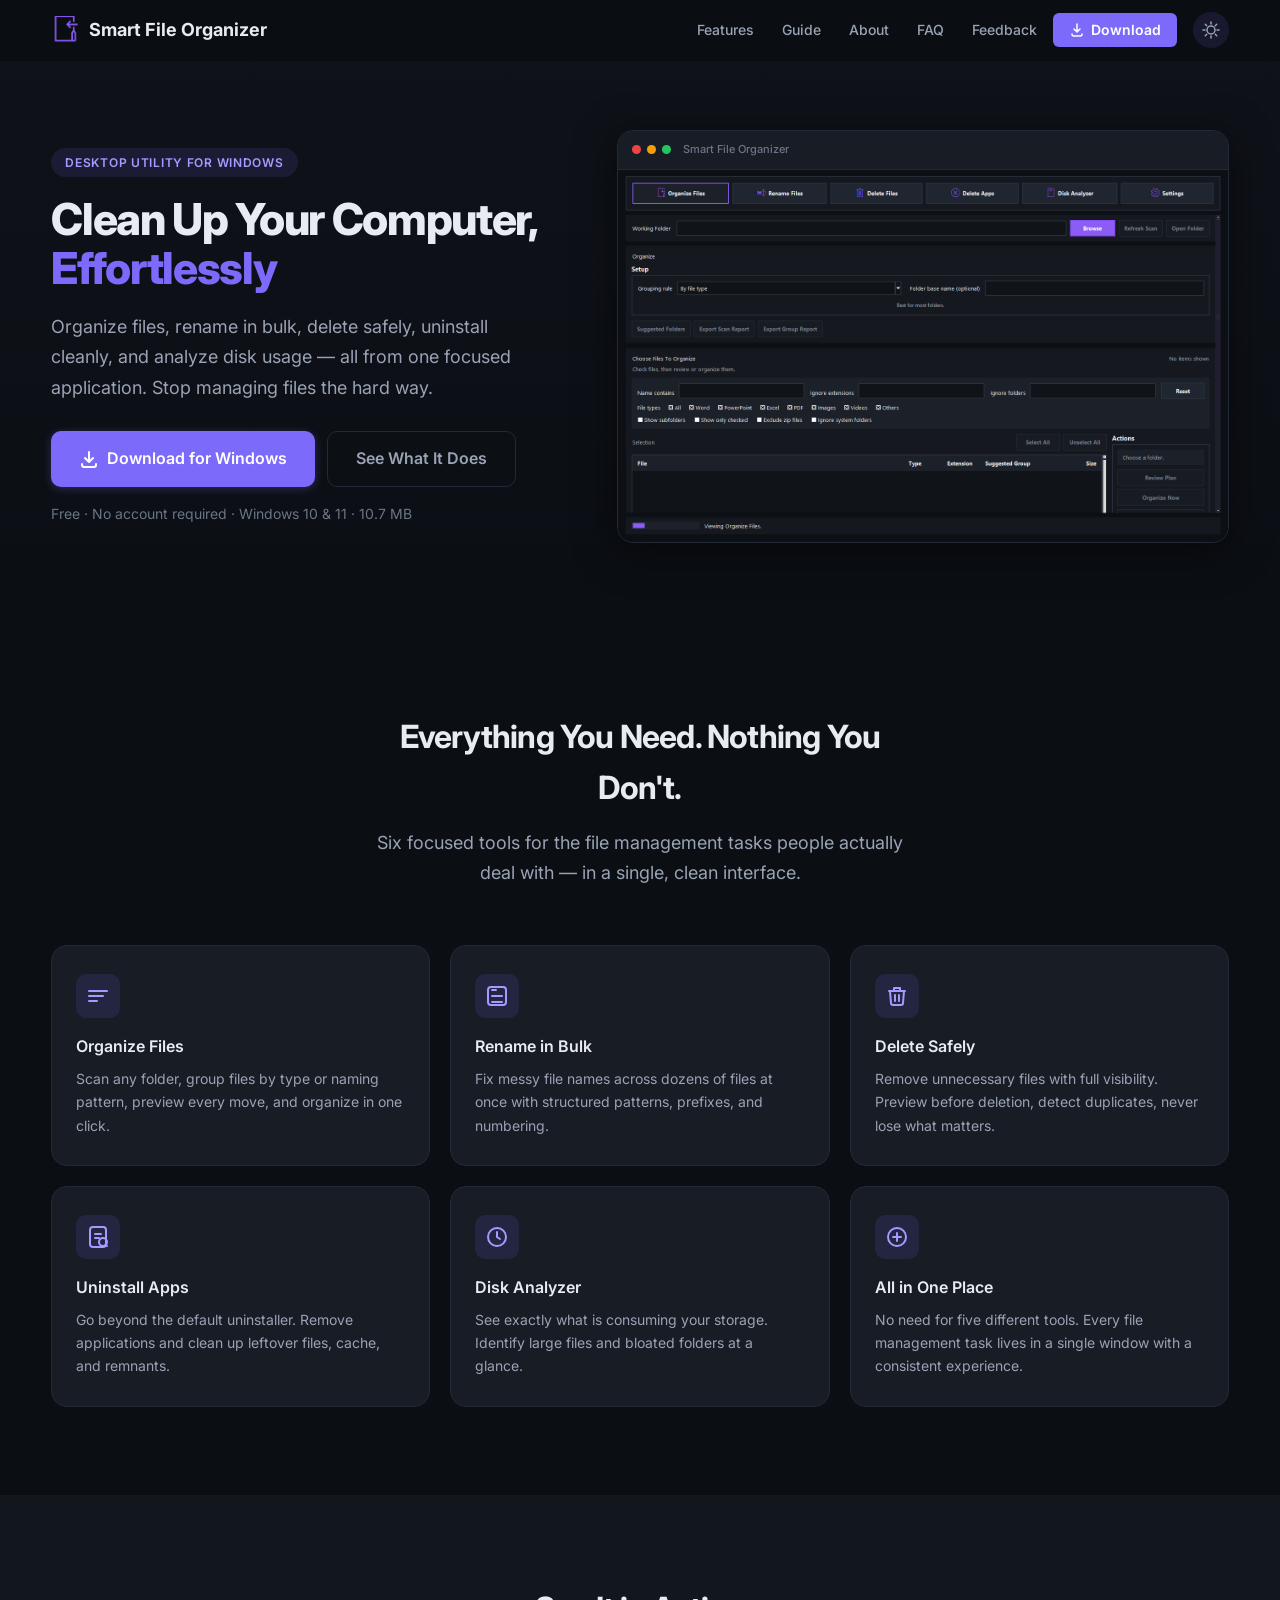
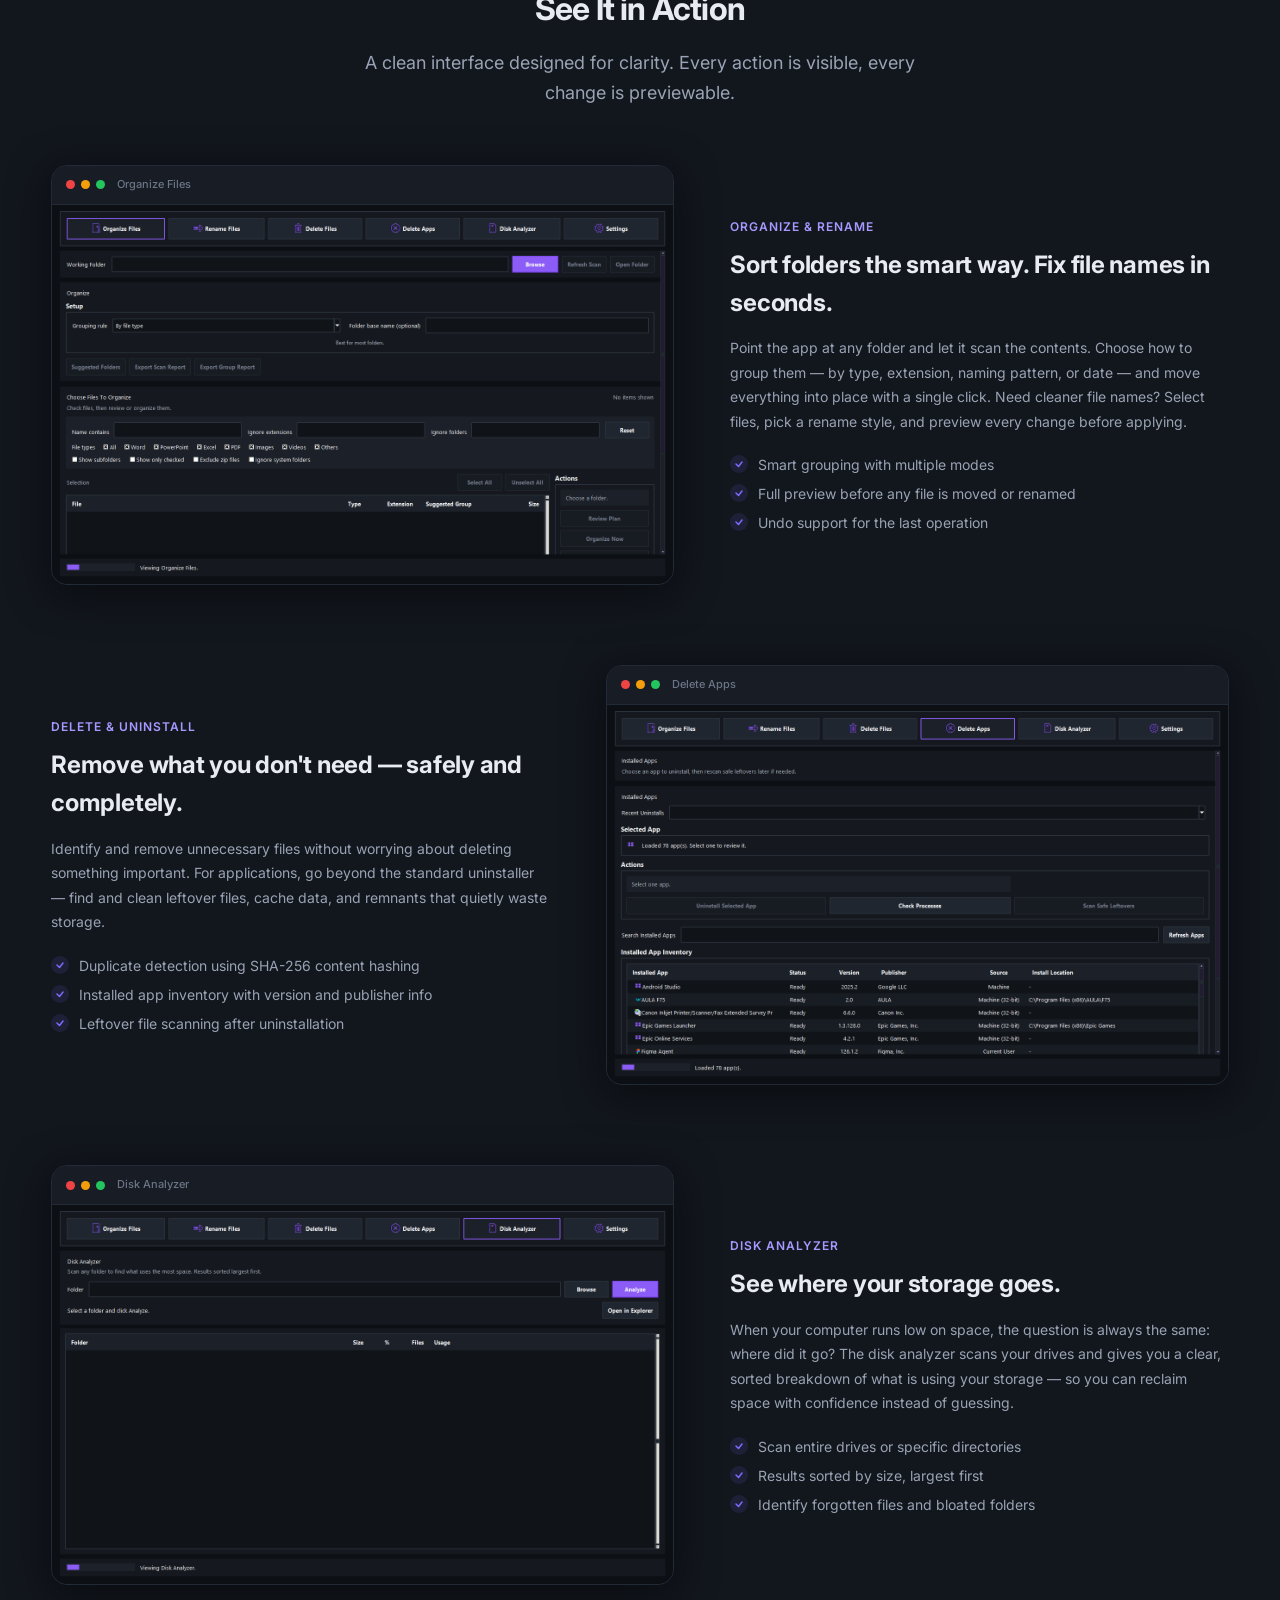
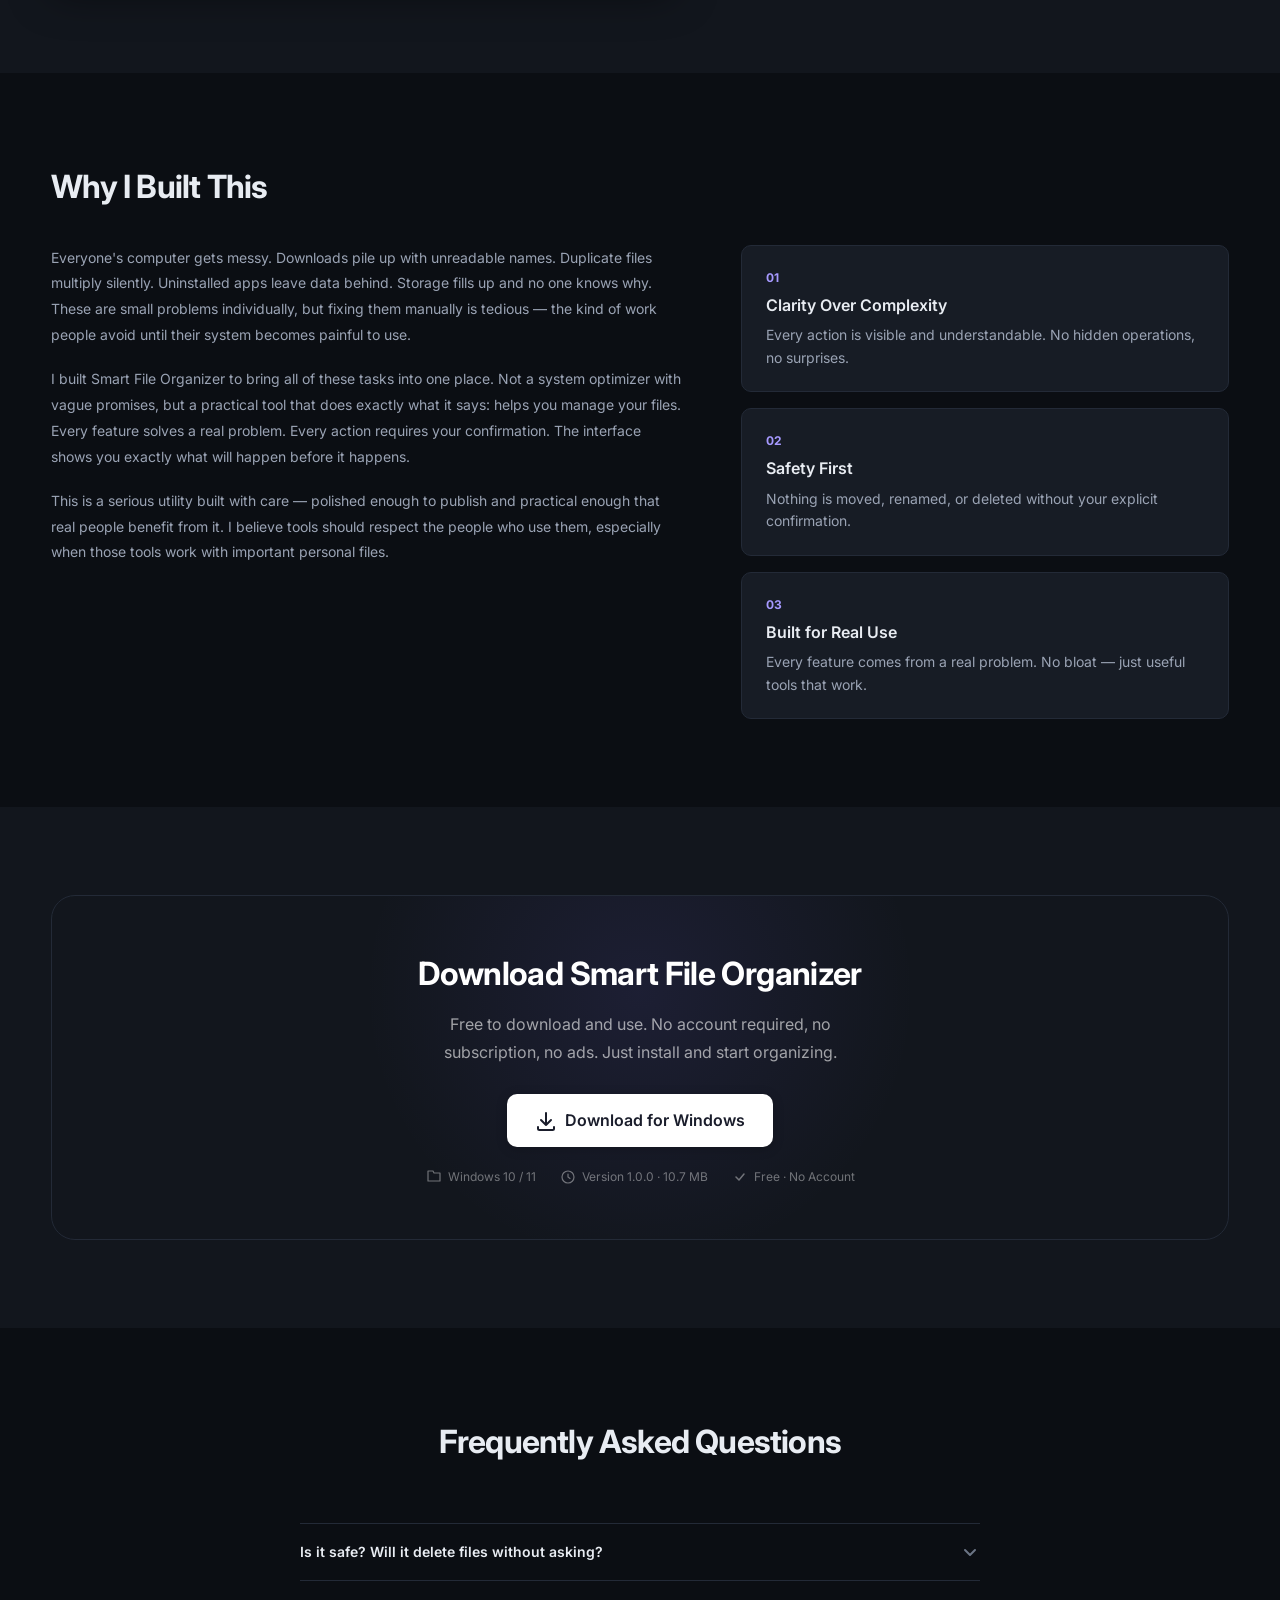
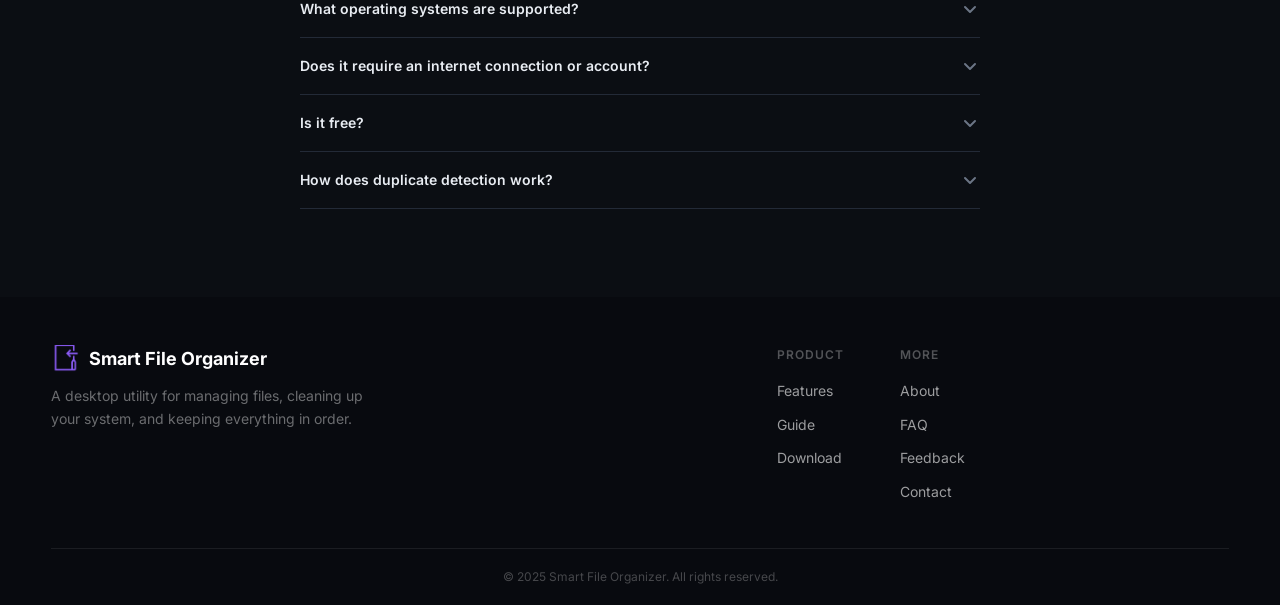
<file: index.html>
<!DOCTYPE html>
<html lang="en" data-theme="dark">
<head>
  <meta charset="UTF-8">
  <meta name="viewport" content="width=device-width, initial-scale=1.0">
  <title>Smart File Organizer — Clean Up Your Computer, Effortlessly</title>
  <meta name="description" content="Smart File Organizer is a desktop utility that helps you rename, organize, delete, and analyze files on your computer. One app, everything in order.">
  <link rel="icon" type="image/png" href="assets/app-icon.png">
  <link rel="preconnect" href="https://fonts.googleapis.com">
  <link rel="preconnect" href="https://fonts.gstatic.com" crossorigin>
  <link href="https://fonts.googleapis.com/css2?family=Inter:wght@400;500;600;700;800&display=swap" rel="stylesheet">
  <link rel="stylesheet" href="css/style.css">
</head>
<body>

  <!-- Navigation -->
  <nav class="navbar" id="navbar">
    <div class="container navbar-inner">
      <a href="index.html" class="navbar-brand">
        <img src="assets/app-icon.png" alt="" class="navbar-logo" width="28" height="28">
        <span>Smart File Organizer</span>
      </a>
      <div class="navbar-right">
        <ul class="navbar-links" id="navLinks">
          <li><a href="#features">Features</a></li>
          <li><a href="guide.html">Guide</a></li>
          <li><a href="#story">About</a></li>
          <li><a href="#faq">FAQ</a></li>
          <li><a href="feedback.html">Feedback</a></li>
        </ul>
        <a href="https://github.com/Mohammed3382/smart-file-organizer/releases/download/v1.0.0/SmartFileOrganizer_Setup_1.0.0.exe" class="btn btn-download-nav" download>
          <svg width="16" height="16" viewBox="0 0 16 16" fill="none"><path d="M8 2v8m0 0L5 7m3 3l3-3M3 12v.5A1.5 1.5 0 004.5 14h7a1.5 1.5 0 001.5-1.5V12" stroke="currentColor" stroke-width="1.5" stroke-linecap="round" stroke-linejoin="round"/></svg>
          <span>Download</span>
        </a>
        <button class="theme-toggle" id="themeToggle" aria-label="Toggle theme">
          <svg class="theme-icon-sun" width="18" height="18" viewBox="0 0 18 18" fill="none"><circle cx="9" cy="9" r="4" stroke="currentColor" stroke-width="1.5"/><path d="M9 1v2M9 15v2M1 9h2M15 9h2M3.3 3.3l1.4 1.4M13.3 13.3l1.4 1.4M3.3 14.7l1.4-1.4M13.3 4.7l1.4-1.4" stroke="currentColor" stroke-width="1.5" stroke-linecap="round"/></svg>
          <svg class="theme-icon-moon" width="18" height="18" viewBox="0 0 24 24" fill="none"><path d="M21 12.79A9 9 0 1111.21 3a7 7 0 009.79 9.79z" stroke="currentColor" stroke-width="2" stroke-linecap="round" stroke-linejoin="round"/></svg>
        </button>
        <button class="navbar-toggle" id="navToggle" aria-label="Toggle navigation">
          <span></span><span></span><span></span>
        </button>
      </div>
    </div>
  </nav>

  <!-- ============================================================
       HERO
       ============================================================ -->
  <section class="hero" id="hero">
    <div class="container">
      <div class="hero-content">
        <div class="hero-badge">Desktop Utility for Windows</div>
        <h1 class="hero-title">Clean Up Your Computer,<br><span class="hero-accent">Effortlessly</span></h1>
        <p class="hero-subtitle">
          Organize files, rename in bulk, delete safely, uninstall cleanly, and analyze disk
          usage — all from one focused application. Stop managing files the hard way.
        </p>
        <div class="hero-actions">
          <a href="https://github.com/Mohammed3382/smart-file-organizer/releases/download/v1.0.0/SmartFileOrganizer_Setup_1.0.0.exe" class="btn btn-primary btn-lg" download>
            <svg width="20" height="20" viewBox="0 0 20 20" fill="none"><path d="M10 3v10m0 0l-4-4m4 4l4-4M3 15v1a2 2 0 002 2h10a2 2 0 002-2v-1" stroke="currentColor" stroke-width="2" stroke-linecap="round" stroke-linejoin="round"/></svg>
            Download for Windows
          </a>
          <a href="#features" class="btn btn-ghost btn-lg">See What It Does</a>
        </div>
        <p class="hero-note">Free &middot; No account required &middot; Windows 10 &amp; 11 &middot; 10.7 MB</p>
      </div>
      <div class="hero-visual">
        <div class="hero-screenshot-frame">
          <div class="screenshot-bar">
            <div class="screenshot-dots"><span></span><span></span><span></span></div>
            <span class="screenshot-bar-title">Smart File Organizer</span>
          </div>
          <img
            src="assets/screenshot-organize.png"
            data-dark="assets/screenshot-organize.png"
            data-light="assets/screenshot-organize-light.png"
            alt="Smart File Organizer main interface"
            class="hero-screenshot themed-img"
            loading="eager"
          >
        </div>
      </div>
    </div>
  </section>

  <!-- ============================================================
       FEATURES
       ============================================================ -->
  <section class="features" id="features">
    <div class="container">
      <div class="section-header">
        <h2>Everything You Need. Nothing You Don't.</h2>
        <p>Six focused tools for the file management tasks people actually deal with — in a single, clean interface.</p>
      </div>
      <div class="features-grid">
        <div class="feature-card">
          <div class="feature-icon">
            <svg width="24" height="24" viewBox="0 0 24 24" fill="none"><path d="M3 7h18M3 12h14M3 17h8" stroke="currentColor" stroke-width="2" stroke-linecap="round"/></svg>
          </div>
          <h3>Organize Files</h3>
          <p>Scan any folder, group files by type or naming pattern, preview every move, and organize in one click.</p>
        </div>
        <div class="feature-card">
          <div class="feature-icon">
            <svg width="24" height="24" viewBox="0 0 24 24" fill="none"><path d="M7 18h10M7 12h10M7 6h4" stroke="currentColor" stroke-width="2" stroke-linecap="round"/><rect x="3" y="3" width="18" height="18" rx="3" stroke="currentColor" stroke-width="2"/></svg>
          </div>
          <h3>Rename in Bulk</h3>
          <p>Fix messy file names across dozens of files at once with structured patterns, prefixes, and numbering.</p>
        </div>
        <div class="feature-card">
          <div class="feature-icon">
            <svg width="24" height="24" viewBox="0 0 24 24" fill="none"><path d="M4 7h16M10 11v6M14 11v6M5 7l1 12a2 2 0 002 2h8a2 2 0 002-2l1-12M9 7V4h6v3" stroke="currentColor" stroke-width="2" stroke-linecap="round" stroke-linejoin="round"/></svg>
          </div>
          <h3>Delete Safely</h3>
          <p>Remove unnecessary files with full visibility. Preview before deletion, detect duplicates, never lose what matters.</p>
        </div>
        <div class="feature-card">
          <div class="feature-icon">
            <svg width="24" height="24" viewBox="0 0 24 24" fill="none"><rect x="4" y="2" width="16" height="20" rx="3" stroke="currentColor" stroke-width="2"/><path d="M9 9h6M9 13h4" stroke="currentColor" stroke-width="2" stroke-linecap="round"/><circle cx="17" cy="17" r="4" stroke="currentColor" stroke-width="2"/><path d="M19.5 19.5l1.5 1.5" stroke="currentColor" stroke-width="2" stroke-linecap="round"/></svg>
          </div>
          <h3>Uninstall Apps</h3>
          <p>Go beyond the default uninstaller. Remove applications and clean up leftover files, cache, and remnants.</p>
        </div>
        <div class="feature-card">
          <div class="feature-icon">
            <svg width="24" height="24" viewBox="0 0 24 24" fill="none"><circle cx="12" cy="12" r="9" stroke="currentColor" stroke-width="2"/><path d="M12 7v5l3 2" stroke="currentColor" stroke-width="2" stroke-linecap="round"/></svg>
          </div>
          <h3>Disk Analyzer</h3>
          <p>See exactly what is consuming your storage. Identify large files and bloated folders at a glance.</p>
        </div>
        <div class="feature-card">
          <div class="feature-icon">
            <svg width="24" height="24" viewBox="0 0 24 24" fill="none"><circle cx="12" cy="12" r="9" stroke="currentColor" stroke-width="2"/><path d="M12 8v8M8 12h8" stroke="currentColor" stroke-width="2" stroke-linecap="round"/></svg>
          </div>
          <h3>All in One Place</h3>
          <p>No need for five different tools. Every file management task lives in a single window with a consistent experience.</p>
        </div>
      </div>
    </div>
  </section>

  <!-- ============================================================
       SHOWCASE
       ============================================================ -->
  <section class="showcase" id="showcase">
    <div class="container">
      <div class="section-header">
        <h2>See It in Action</h2>
        <p>A clean interface designed for clarity. Every action is visible, every change is previewable.</p>
      </div>

      <div class="showcase-block">
        <div class="showcase-screenshot">
          <div class="screenshot-frame">
            <div class="screenshot-bar">
              <div class="screenshot-dots"><span></span><span></span><span></span></div>
              <span class="screenshot-bar-title">Organize Files</span>
            </div>
            <img src="assets/screenshot-organize.png" data-dark="assets/screenshot-organize.png" data-light="assets/screenshot-organize-light.png" alt="Organize Files view" class="screenshot-img themed-img" loading="lazy">
          </div>
        </div>
        <div class="showcase-text">
          <div class="showcase-label">Organize &amp; Rename</div>
          <h3>Sort folders the smart way. Fix file names in seconds.</h3>
          <p>
            Point the app at any folder and let it scan the contents. Choose how to group them — by type,
            extension, naming pattern, or date — and move everything into place with a single click.
            Need cleaner file names? Select files, pick a rename style, and preview every change before applying.
          </p>
          <ul class="showcase-list">
            <li>Smart grouping with multiple modes</li>
            <li>Full preview before any file is moved or renamed</li>
            <li>Undo support for the last operation</li>
          </ul>
        </div>
      </div>

      <div class="showcase-block reverse">
        <div class="showcase-screenshot">
          <div class="screenshot-frame">
            <div class="screenshot-bar">
              <div class="screenshot-dots"><span></span><span></span><span></span></div>
              <span class="screenshot-bar-title">Delete Apps</span>
            </div>
            <img src="assets/screenshot-delete-apps.png" data-dark="assets/screenshot-delete-apps.png" data-light="assets/screenshot-delete-apps-light.png" alt="Delete Apps view" class="screenshot-img themed-img" loading="lazy">
          </div>
        </div>
        <div class="showcase-text">
          <div class="showcase-label">Delete &amp; Uninstall</div>
          <h3>Remove what you don't need — safely and completely.</h3>
          <p>
            Identify and remove unnecessary files without worrying about deleting something important.
            For applications, go beyond the standard uninstaller — find and clean leftover files,
            cache data, and remnants that quietly waste storage.
          </p>
          <ul class="showcase-list">
            <li>Duplicate detection using SHA-256 content hashing</li>
            <li>Installed app inventory with version and publisher info</li>
            <li>Leftover file scanning after uninstallation</li>
          </ul>
        </div>
      </div>

      <div class="showcase-block">
        <div class="showcase-screenshot">
          <div class="screenshot-frame">
            <div class="screenshot-bar">
              <div class="screenshot-dots"><span></span><span></span><span></span></div>
              <span class="screenshot-bar-title">Disk Analyzer</span>
            </div>
            <img src="assets/screenshot-disk-analyzer.png" data-dark="assets/screenshot-disk-analyzer.png" data-light="assets/screenshot-disk-analyzer-light.png" alt="Disk Analyzer view" class="screenshot-img themed-img" loading="lazy">
          </div>
        </div>
        <div class="showcase-text">
          <div class="showcase-label">Disk Analyzer</div>
          <h3>See where your storage goes.</h3>
          <p>
            When your computer runs low on space, the question is always the same: where did it go?
            The disk analyzer scans your drives and gives you a clear, sorted breakdown of what is
            using your storage — so you can reclaim space with confidence instead of guessing.
          </p>
          <ul class="showcase-list">
            <li>Scan entire drives or specific directories</li>
            <li>Results sorted by size, largest first</li>
            <li>Identify forgotten files and bloated folders</li>
          </ul>
        </div>
      </div>
    </div>
  </section>

  <!-- ============================================================
       WHY I BUILT THIS
       ============================================================ -->
  <section class="story" id="story">
    <div class="container">
      <div class="story-inner">
        <div class="story-header">
          <h2>Why I Built This</h2>
        </div>
        <div class="story-body">
          <div class="story-text">
            <p>
              Everyone's computer gets messy. Downloads pile up with unreadable names. Duplicate files
              multiply silently. Uninstalled apps leave data behind. Storage fills up and no one knows why.
              These are small problems individually, but fixing them manually is tedious — the kind of work
              people avoid until their system becomes painful to use.
            </p>
            <p>
              I built Smart File Organizer to bring all of these tasks into one place. Not a system optimizer
              with vague promises, but a practical tool that does exactly what it says: helps you manage your
              files. Every feature solves a real problem. Every action requires your confirmation. The interface
              shows you exactly what will happen before it happens.
            </p>
            <p>
              This is a serious utility built with care — polished enough to publish and practical enough that
              real people benefit from it. I believe tools should respect the people who use them, especially
              when those tools work with important personal files.
            </p>
          </div>
          <div class="story-values">
            <div class="story-value-card">
              <span class="story-value-num">01</span>
              <h4>Clarity Over Complexity</h4>
              <p>Every action is visible and understandable. No hidden operations, no surprises.</p>
            </div>
            <div class="story-value-card">
              <span class="story-value-num">02</span>
              <h4>Safety First</h4>
              <p>Nothing is moved, renamed, or deleted without your explicit confirmation.</p>
            </div>
            <div class="story-value-card">
              <span class="story-value-num">03</span>
              <h4>Built for Real Use</h4>
              <p>Every feature comes from a real problem. No bloat — just useful tools that work.</p>
            </div>
          </div>
        </div>
      </div>
    </div>
  </section>

  <!-- ============================================================
       DOWNLOAD
       ============================================================ -->
  <section class="download" id="download">
    <div class="container">
      <div class="download-box">
        <div class="download-content">
          <h2>Download Smart File Organizer</h2>
          <p>
            Free to download and use. No account required, no subscription, no ads.
            Just install and start organizing.
          </p>
          <div class="download-actions">
            <a href="https://github.com/Mohammed3382/smart-file-organizer/releases/download/v1.0.0/SmartFileOrganizer_Setup_1.0.0.exe" class="btn btn-lg download-btn" download>
              <svg width="22" height="22" viewBox="0 0 22 22" fill="none"><path d="M11 3v12m0 0l-5-5m5 5l5-5M3 17v1.5A1.5 1.5 0 004.5 20h13a1.5 1.5 0 001.5-1.5V17" stroke="currentColor" stroke-width="2" stroke-linecap="round" stroke-linejoin="round"/></svg>
              Download for Windows
            </a>
          </div>
          <div class="download-meta">
            <span>
              <svg width="16" height="16" viewBox="0 0 16 16" fill="none"><path d="M2 2h5l1 2h6v8H2V2z" stroke="currentColor" stroke-width="1.2" stroke-linejoin="round"/></svg>
              Windows 10 / 11
            </span>
            <span>
              <svg width="16" height="16" viewBox="0 0 16 16" fill="none"><circle cx="8" cy="8" r="6" stroke="currentColor" stroke-width="1.2"/><path d="M8 5v3l2 1.5" stroke="currentColor" stroke-width="1.2" stroke-linecap="round"/></svg>
              Version 1.0.0 &middot; 10.7 MB
            </span>
            <span>
              <svg width="16" height="16" viewBox="0 0 16 16" fill="none"><path d="M4 8l3 3 5-6" stroke="currentColor" stroke-width="1.5" stroke-linecap="round" stroke-linejoin="round"/></svg>
              Free &middot; No Account
            </span>
          </div>
        </div>
      </div>
    </div>
  </section>

  <!-- ============================================================
       FAQ
       ============================================================ -->
  <section class="faq" id="faq">
    <div class="container">
      <div class="section-header">
        <h2>Frequently Asked Questions</h2>
      </div>
      <div class="faq-list">
        <div class="faq-item">
          <button class="faq-question">
            <span>Is it safe? Will it delete files without asking?</span>
            <svg class="faq-chevron" width="20" height="20" viewBox="0 0 20 20" fill="none"><path d="M5 8l5 5 5-5" stroke="currentColor" stroke-width="2" stroke-linecap="round" stroke-linejoin="round"/></svg>
          </button>
          <div class="faq-answer">
            <p>Yes, it is safe. The application never performs any action automatically. Every move, rename, and deletion requires your review and explicit confirmation first. It also includes undo support and handles locked files gracefully.</p>
          </div>
        </div>
        <div class="faq-item">
          <button class="faq-question">
            <span>What operating systems are supported?</span>
            <svg class="faq-chevron" width="20" height="20" viewBox="0 0 20 20" fill="none"><path d="M5 8l5 5 5-5" stroke="currentColor" stroke-width="2" stroke-linecap="round" stroke-linejoin="round"/></svg>
          </button>
          <div class="faq-answer">
            <p>Smart File Organizer is built for Windows 10 and Windows 11. It is packaged as a standard Windows executable — no additional runtime or software is needed.</p>
          </div>
        </div>
        <div class="faq-item">
          <button class="faq-question">
            <span>Does it require an internet connection or account?</span>
            <svg class="faq-chevron" width="20" height="20" viewBox="0 0 20 20" fill="none"><path d="M5 8l5 5 5-5" stroke="currentColor" stroke-width="2" stroke-linecap="round" stroke-linejoin="round"/></svg>
          </button>
          <div class="faq-answer">
            <p>No. The app runs entirely on your local machine. It does not connect to the internet, does not collect data, and does not require an account or login.</p>
          </div>
        </div>
        <div class="faq-item">
          <button class="faq-question">
            <span>Is it free?</span>
            <svg class="faq-chevron" width="20" height="20" viewBox="0 0 20 20" fill="none"><path d="M5 8l5 5 5-5" stroke="currentColor" stroke-width="2" stroke-linecap="round" stroke-linejoin="round"/></svg>
          </button>
          <div class="faq-answer">
            <p>Yes. Smart File Organizer is completely free. No hidden fees, subscriptions, trials, or premium tiers. You get the full application with all features.</p>
          </div>
        </div>
        <div class="faq-item">
          <button class="faq-question">
            <span>How does duplicate detection work?</span>
            <svg class="faq-chevron" width="20" height="20" viewBox="0 0 20 20" fill="none"><path d="M5 8l5 5 5-5" stroke="currentColor" stroke-width="2" stroke-linecap="round" stroke-linejoin="round"/></svg>
          </button>
          <div class="faq-answer">
            <p>The app uses SHA-256 content hashing to find files with identical contents, regardless of file name. Duplicate groups are shown for your review — the app never deletes duplicates automatically.</p>
          </div>
        </div>
      </div>
    </div>
  </section>

  <!-- ============================================================
       FOOTER
       ============================================================ -->
  <footer class="footer">
    <div class="container">
      <div class="footer-inner">
        <div class="footer-brand">
          <a href="index.html" class="footer-logo">
            <img src="assets/app-icon.png" alt="" class="navbar-logo" width="24" height="24">
            Smart File Organizer
          </a>
          <p>A desktop utility for managing files, cleaning up your system, and keeping everything in order.</p>
        </div>
        <div class="footer-links">
          <div class="footer-col">
            <h4>Product</h4>
            <ul>
              <li><a href="#features">Features</a></li>
              <li><a href="guide.html">Guide</a></li>
              <li><a href="#download">Download</a></li>
            </ul>
          </div>
          <div class="footer-col">
            <h4>More</h4>
            <ul>
              <li><a href="#story">About</a></li>
              <li><a href="#faq">FAQ</a></li>
              <li><a href="feedback.html">Feedback</a></li>
              <li><a href="mailto:mohdbibo22@gmail.com">Contact</a></li>
            </ul>
          </div>
        </div>
      </div>
      <div class="footer-bottom">
        <p>&copy; 2025 Smart File Organizer. All rights reserved.</p>
      </div>
    </div>
  </footer>

  <script src="js/main.js"></script>
</body>
</html>
</file>
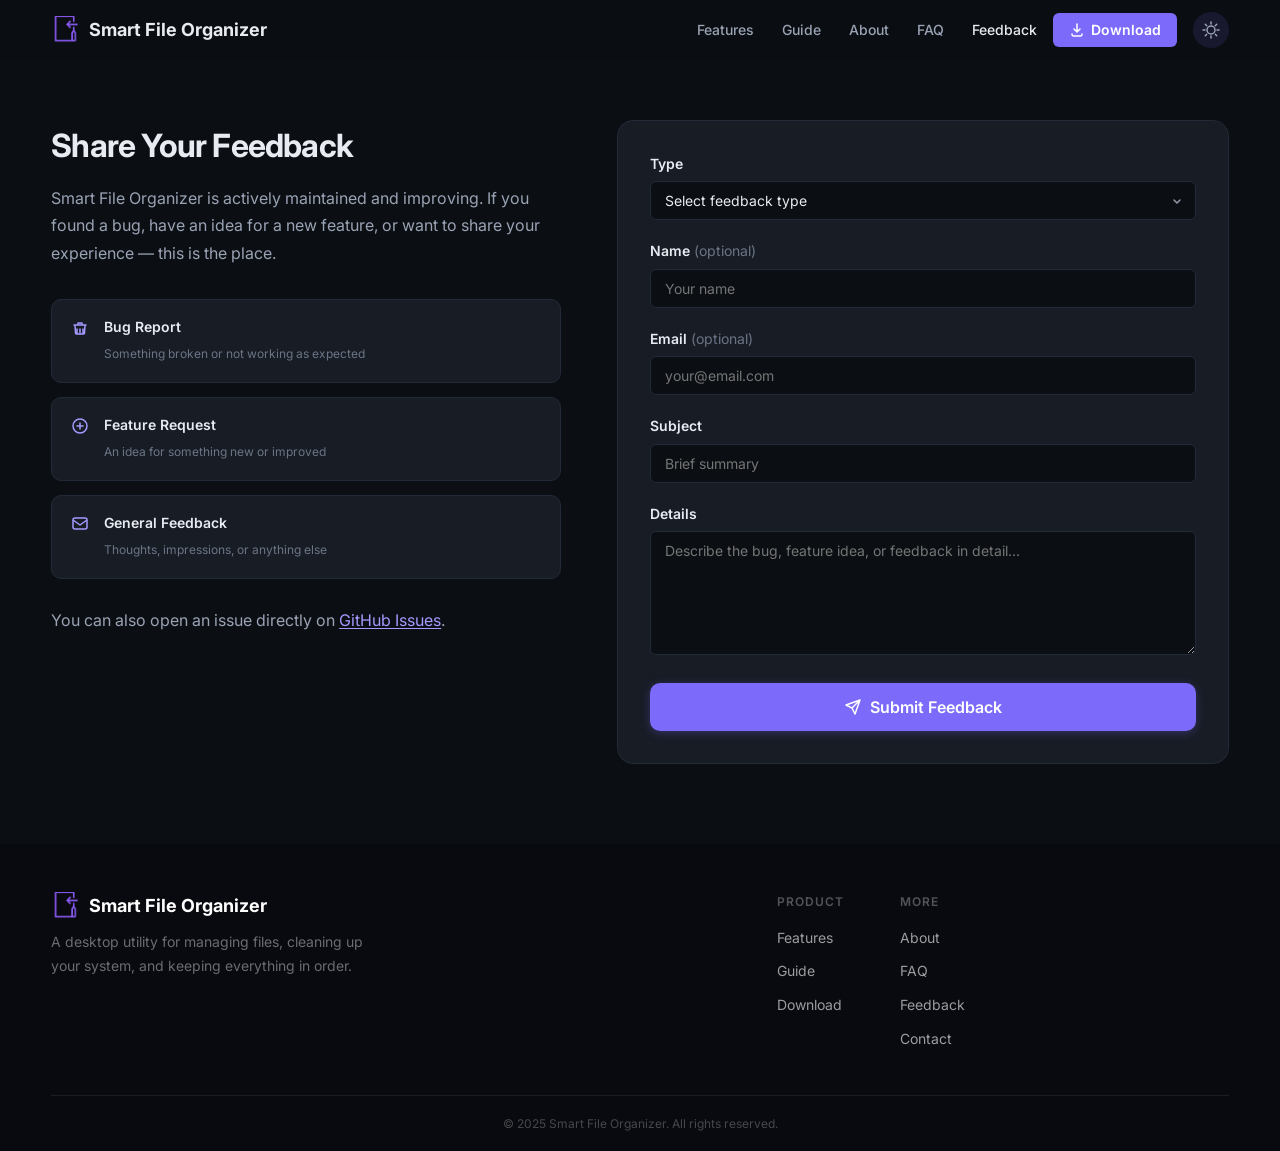
<file: feedback.html>
<!DOCTYPE html>
<html lang="en" data-theme="dark">
<head>
  <meta charset="UTF-8">
  <meta name="viewport" content="width=device-width, initial-scale=1.0">
  <title>Feedback — Smart File Organizer</title>
  <meta name="description" content="Report bugs, suggest features, or share feedback about Smart File Organizer.">
  <link rel="icon" type="image/png" href="assets/app-icon.png">
  <link rel="preconnect" href="https://fonts.googleapis.com">
  <link rel="preconnect" href="https://fonts.gstatic.com" crossorigin>
  <link href="https://fonts.googleapis.com/css2?family=Inter:wght@400;500;600;700;800&display=swap" rel="stylesheet">
  <link rel="stylesheet" href="css/style.css">
</head>
<body>

  <!-- Navigation -->
  <nav class="navbar" id="navbar">
    <div class="container navbar-inner">
      <a href="index.html" class="navbar-brand">
        <img src="assets/app-icon.png" alt="" class="navbar-logo" width="28" height="28">
        <span>Smart File Organizer</span>
      </a>
      <div class="navbar-right">
        <ul class="navbar-links" id="navLinks">
          <li><a href="index.html#features">Features</a></li>
          <li><a href="guide.html">Guide</a></li>
          <li><a href="index.html#story">About</a></li>
          <li><a href="index.html#faq">FAQ</a></li>
          <li><a href="feedback.html" class="nav-active">Feedback</a></li>
        </ul>
        <a href="https://github.com/Mohammed3382/smart-file-organizer/releases/download/v1.0.0/SmartFileOrganizer_Setup_1.0.0.exe" class="btn btn-download-nav" download>
          <svg width="16" height="16" viewBox="0 0 16 16" fill="none"><path d="M8 2v8m0 0L5 7m3 3l3-3M3 12v.5A1.5 1.5 0 004.5 14h7a1.5 1.5 0 001.5-1.5V12" stroke="currentColor" stroke-width="1.5" stroke-linecap="round" stroke-linejoin="round"/></svg>
          <span>Download</span>
        </a>
        <button class="theme-toggle" id="themeToggle" aria-label="Toggle theme">
          <svg class="theme-icon-sun" width="18" height="18" viewBox="0 0 18 18" fill="none"><circle cx="9" cy="9" r="4" stroke="currentColor" stroke-width="1.5"/><path d="M9 1v2M9 15v2M1 9h2M15 9h2M3.3 3.3l1.4 1.4M13.3 13.3l1.4 1.4M3.3 14.7l1.4-1.4M13.3 4.7l1.4-1.4" stroke="currentColor" stroke-width="1.5" stroke-linecap="round"/></svg>
          <svg class="theme-icon-moon" width="18" height="18" viewBox="0 0 24 24" fill="none"><path d="M21 12.79A9 9 0 1111.21 3a7 7 0 009.79 9.79z" stroke="currentColor" stroke-width="2" stroke-linecap="round" stroke-linejoin="round"/></svg>
        </button>
        <button class="navbar-toggle" id="navToggle" aria-label="Toggle navigation">
          <span></span><span></span><span></span>
        </button>
      </div>
    </div>
  </nav>

  <!-- ============================================================
       FEEDBACK
       ============================================================ -->
  <section class="feedback-page">
    <div class="container">
      <div class="feedback-layout">
        <div class="feedback-intro">
          <h1>Share Your Feedback</h1>
          <p>
            Smart File Organizer is actively maintained and improving. If you found a bug,
            have an idea for a new feature, or want to share your experience — this is the place.
          </p>
          <div class="feedback-channels">
            <div class="feedback-channel">
              <svg width="20" height="20" viewBox="0 0 20 20" fill="none"><path d="M4 7h12M10 11v4M7 11v4M13 11v4M5 7l.5 8a1 1 0 001 1h7a1 1 0 001-1L15 7M8 7V5h4v2" stroke="currentColor" stroke-width="1.5" stroke-linecap="round" stroke-linejoin="round"/></svg>
              <div>
                <strong>Bug Report</strong>
                <span>Something broken or not working as expected</span>
              </div>
            </div>
            <div class="feedback-channel">
              <svg width="20" height="20" viewBox="0 0 20 20" fill="none"><circle cx="10" cy="10" r="7" stroke="currentColor" stroke-width="1.5"/><path d="M10 7v6M7 10h6" stroke="currentColor" stroke-width="1.5" stroke-linecap="round"/></svg>
              <div>
                <strong>Feature Request</strong>
                <span>An idea for something new or improved</span>
              </div>
            </div>
            <div class="feedback-channel">
              <svg width="20" height="20" viewBox="0 0 20 20" fill="none"><rect x="3" y="4" width="14" height="11" rx="2" stroke="currentColor" stroke-width="1.5"/><path d="M3 6l7 5 7-5" stroke="currentColor" stroke-width="1.5" stroke-linejoin="round"/></svg>
              <div>
                <strong>General Feedback</strong>
                <span>Thoughts, impressions, or anything else</span>
              </div>
            </div>
          </div>
          <p class="feedback-alt">
            You can also open an issue directly on
            <a href="https://github.com/Mohammed3382/smart-file-organizer/issues" target="_blank" rel="noopener noreferrer">GitHub Issues</a>.
          </p>
        </div>

        <div class="feedback-form-wrapper">
          <form class="feedback-form" id="feedbackForm" action="https://formsubmit.co/mohdbibo22@gmail.com" method="POST">
            <!-- FormSubmit config -->
            <input type="hidden" name="_subject" value="New feedback — Smart File Organizer">
            <input type="hidden" name="_captcha" value="false">
            <input type="hidden" name="_template" value="table">
            <!-- _next not needed: we handle response via fetch/JS -->
            <input type="text" name="_honey" style="display:none" tabindex="-1" autocomplete="off">
            <div class="form-group">
              <label for="feedbackType">Type</label>
              <select id="feedbackType" name="type" required>
                <option value="">Select feedback type</option>
                <option value="bug">Bug Report</option>
                <option value="feature">Feature Request</option>
                <option value="general">General Feedback</option>
              </select>
            </div>
            <div class="form-group">
              <label for="feedbackName">Name <span class="form-optional">(optional)</span></label>
              <input type="text" id="feedbackName" name="name" placeholder="Your name" autocomplete="name">
            </div>
            <div class="form-group">
              <label for="feedbackEmail">Email <span class="form-optional">(optional)</span></label>
              <input type="email" id="feedbackEmail" name="email" placeholder="your@email.com" autocomplete="email">
            </div>
            <div class="form-group">
              <label for="feedbackSubject">Subject</label>
              <input type="text" id="feedbackSubject" name="subject" placeholder="Brief summary" required maxlength="200">
            </div>
            <div class="form-group">
              <label for="feedbackMessage">Details</label>
              <textarea id="feedbackMessage" name="message" rows="6" placeholder="Describe the bug, feature idea, or feedback in detail..." required maxlength="5000"></textarea>
            </div>
            <button type="submit" class="btn btn-primary btn-lg feedback-submit">
              <svg width="18" height="18" viewBox="0 0 18 18" fill="none"><path d="M16 2L8 10M16 2l-5 14-3-6-6-3 14-5z" stroke="currentColor" stroke-width="1.5" stroke-linecap="round" stroke-linejoin="round"/></svg>
              Submit Feedback
            </button>
          </form>
          <div class="feedback-success" id="feedbackSuccess" hidden>
            <svg width="48" height="48" viewBox="0 0 48 48" fill="none"><circle cx="24" cy="24" r="20" stroke="currentColor" stroke-width="2"/><path d="M15 24l6 6 12-12" stroke="currentColor" stroke-width="2.5" stroke-linecap="round" stroke-linejoin="round"/></svg>
            <h3>Thank you for your feedback</h3>
            <p>Your message has been received. If you provided an email, you may hear back.</p>
            <button class="btn btn-ghost" id="feedbackReset">Submit Another</button>
          </div>
        </div>
      </div>
    </div>
  </section>

  <!-- Footer -->
  <footer class="footer">
    <div class="container">
      <div class="footer-inner">
        <div class="footer-brand">
          <a href="index.html" class="footer-logo">
            <img src="assets/app-icon.png" alt="" class="navbar-logo" width="24" height="24">
            Smart File Organizer
          </a>
          <p>A desktop utility for managing files, cleaning up your system, and keeping everything in order.</p>
        </div>
        <div class="footer-links">
          <div class="footer-col">
            <h4>Product</h4>
            <ul>
              <li><a href="index.html#features">Features</a></li>
              <li><a href="guide.html">Guide</a></li>
              <li><a href="index.html#download">Download</a></li>
            </ul>
          </div>
          <div class="footer-col">
            <h4>More</h4>
            <ul>
              <li><a href="index.html#story">About</a></li>
              <li><a href="index.html#faq">FAQ</a></li>
              <li><a href="feedback.html">Feedback</a></li>
              <li><a href="mailto:mohdbibo22@gmail.com">Contact</a></li>
            </ul>
          </div>
        </div>
      </div>
      <div class="footer-bottom">
        <p>&copy; 2025 Smart File Organizer. All rights reserved.</p>
      </div>
    </div>
  </footer>

  <script src="js/main.js"></script>
</body>
</html>
</file>
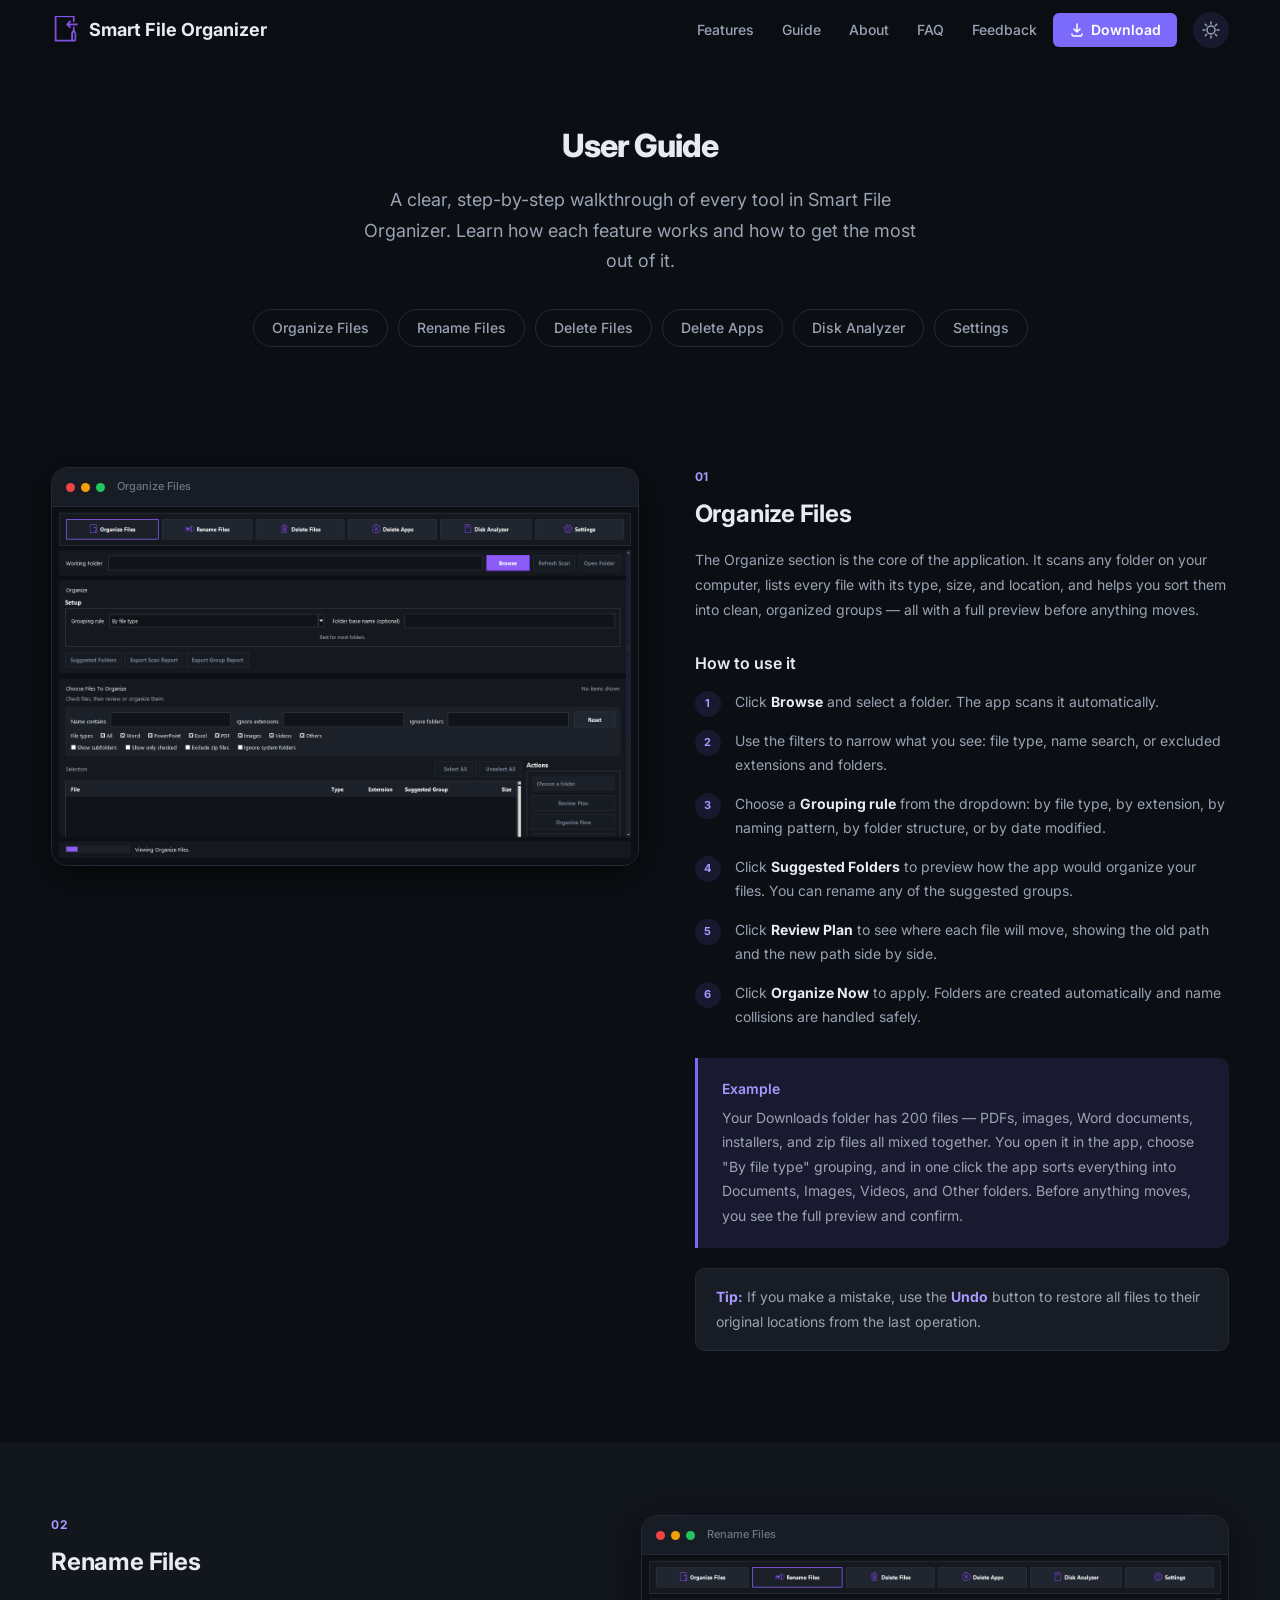
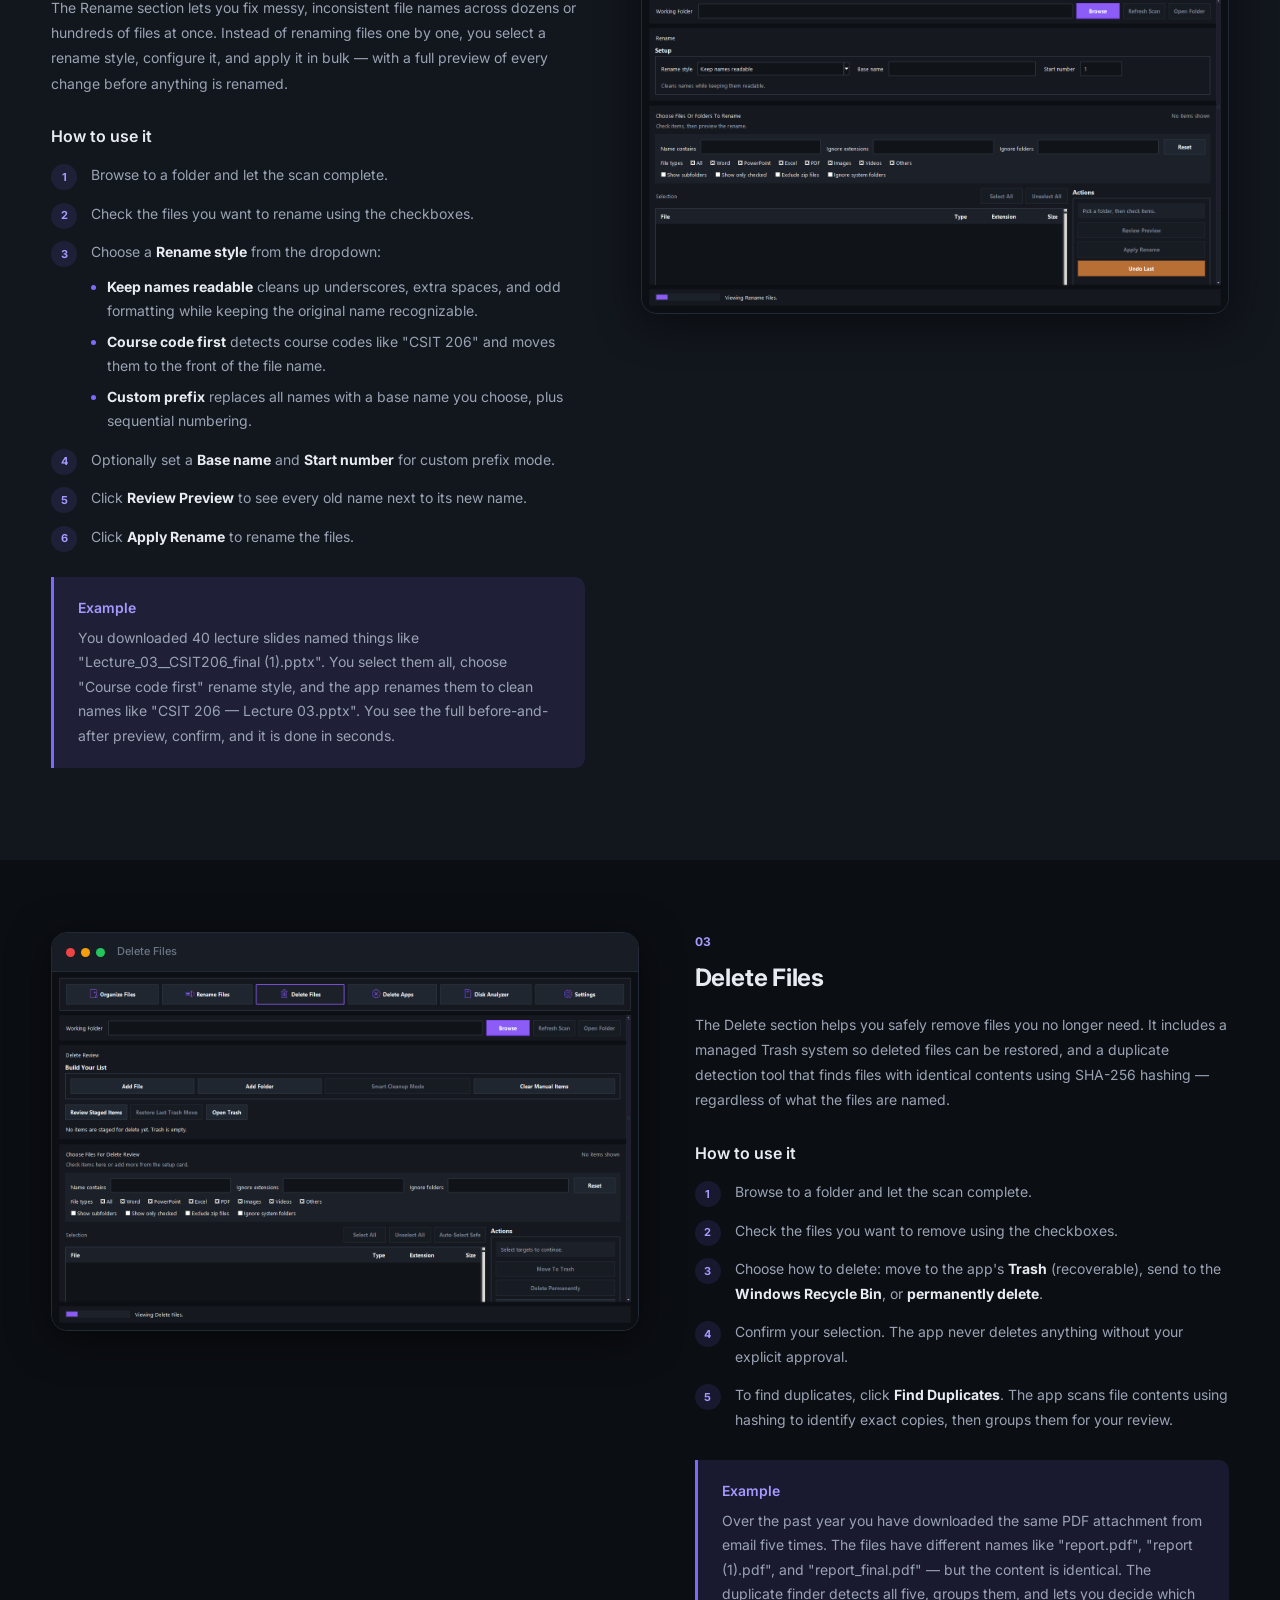
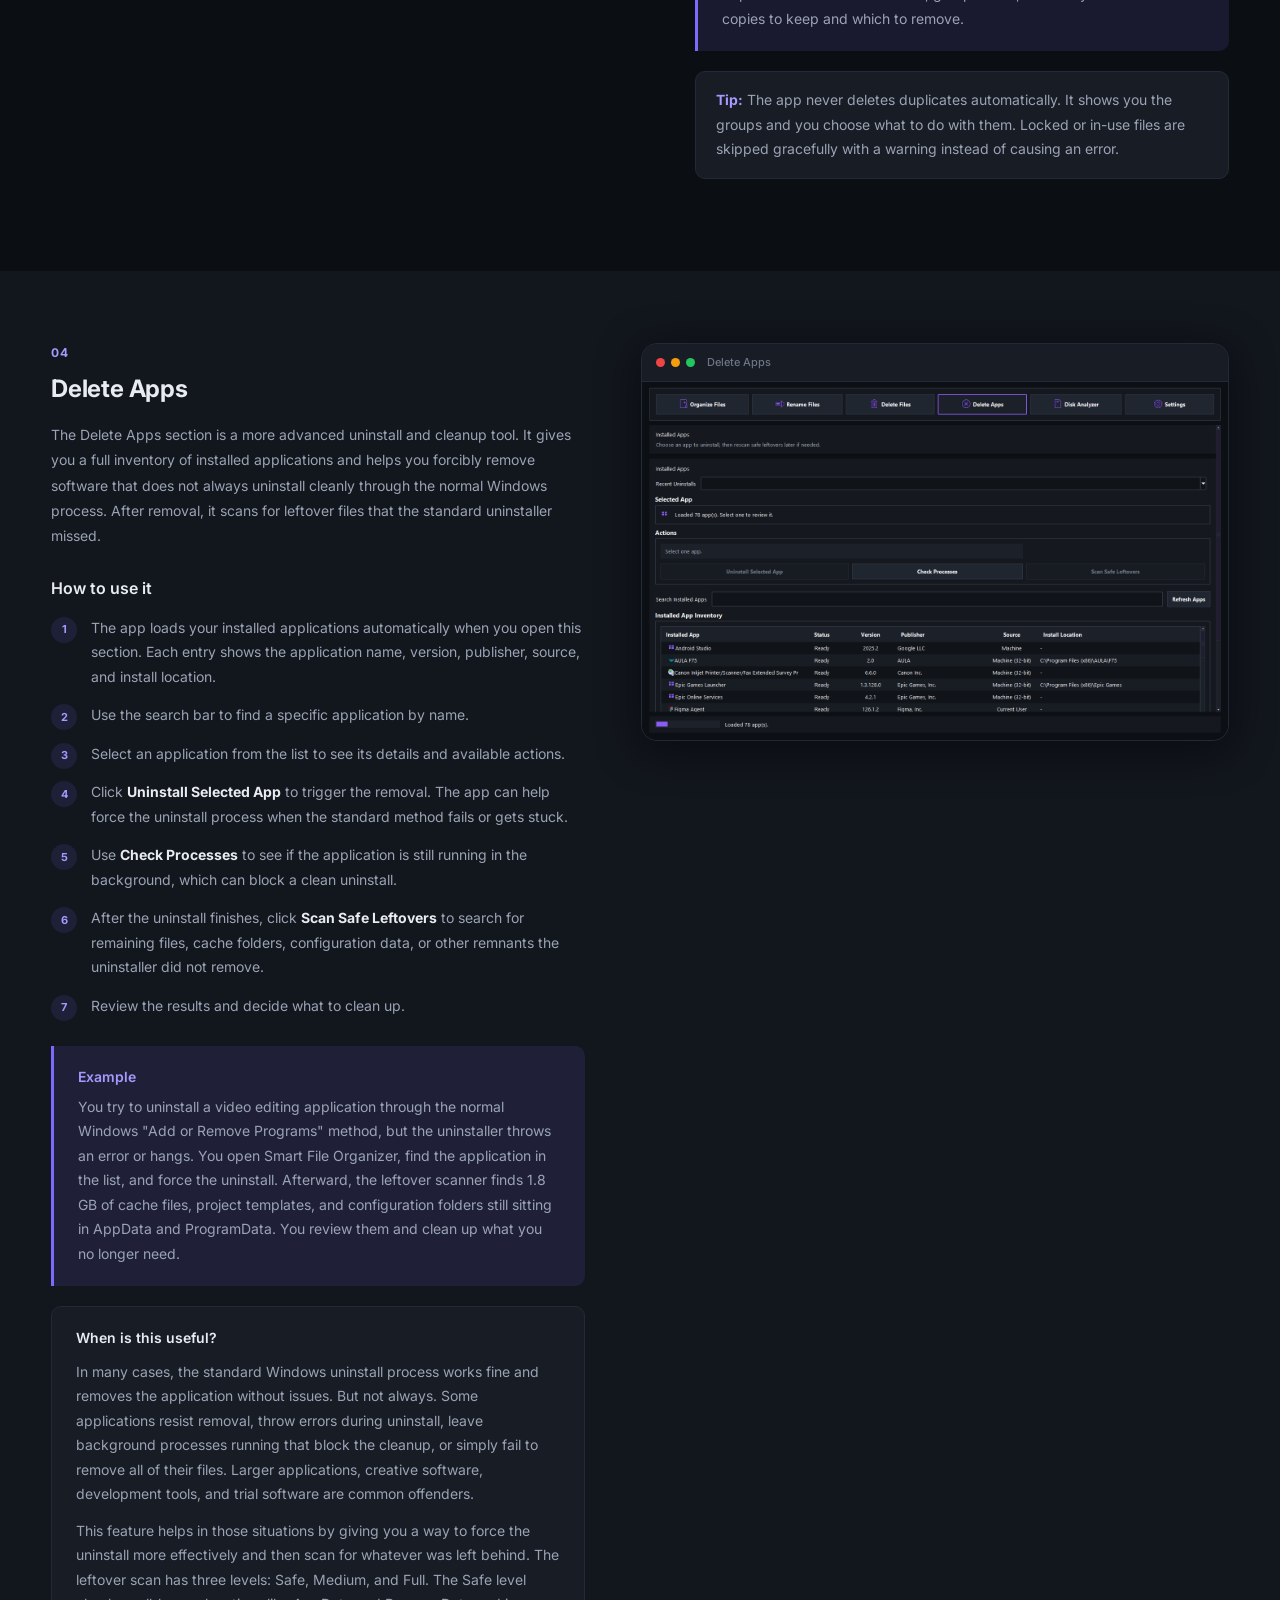
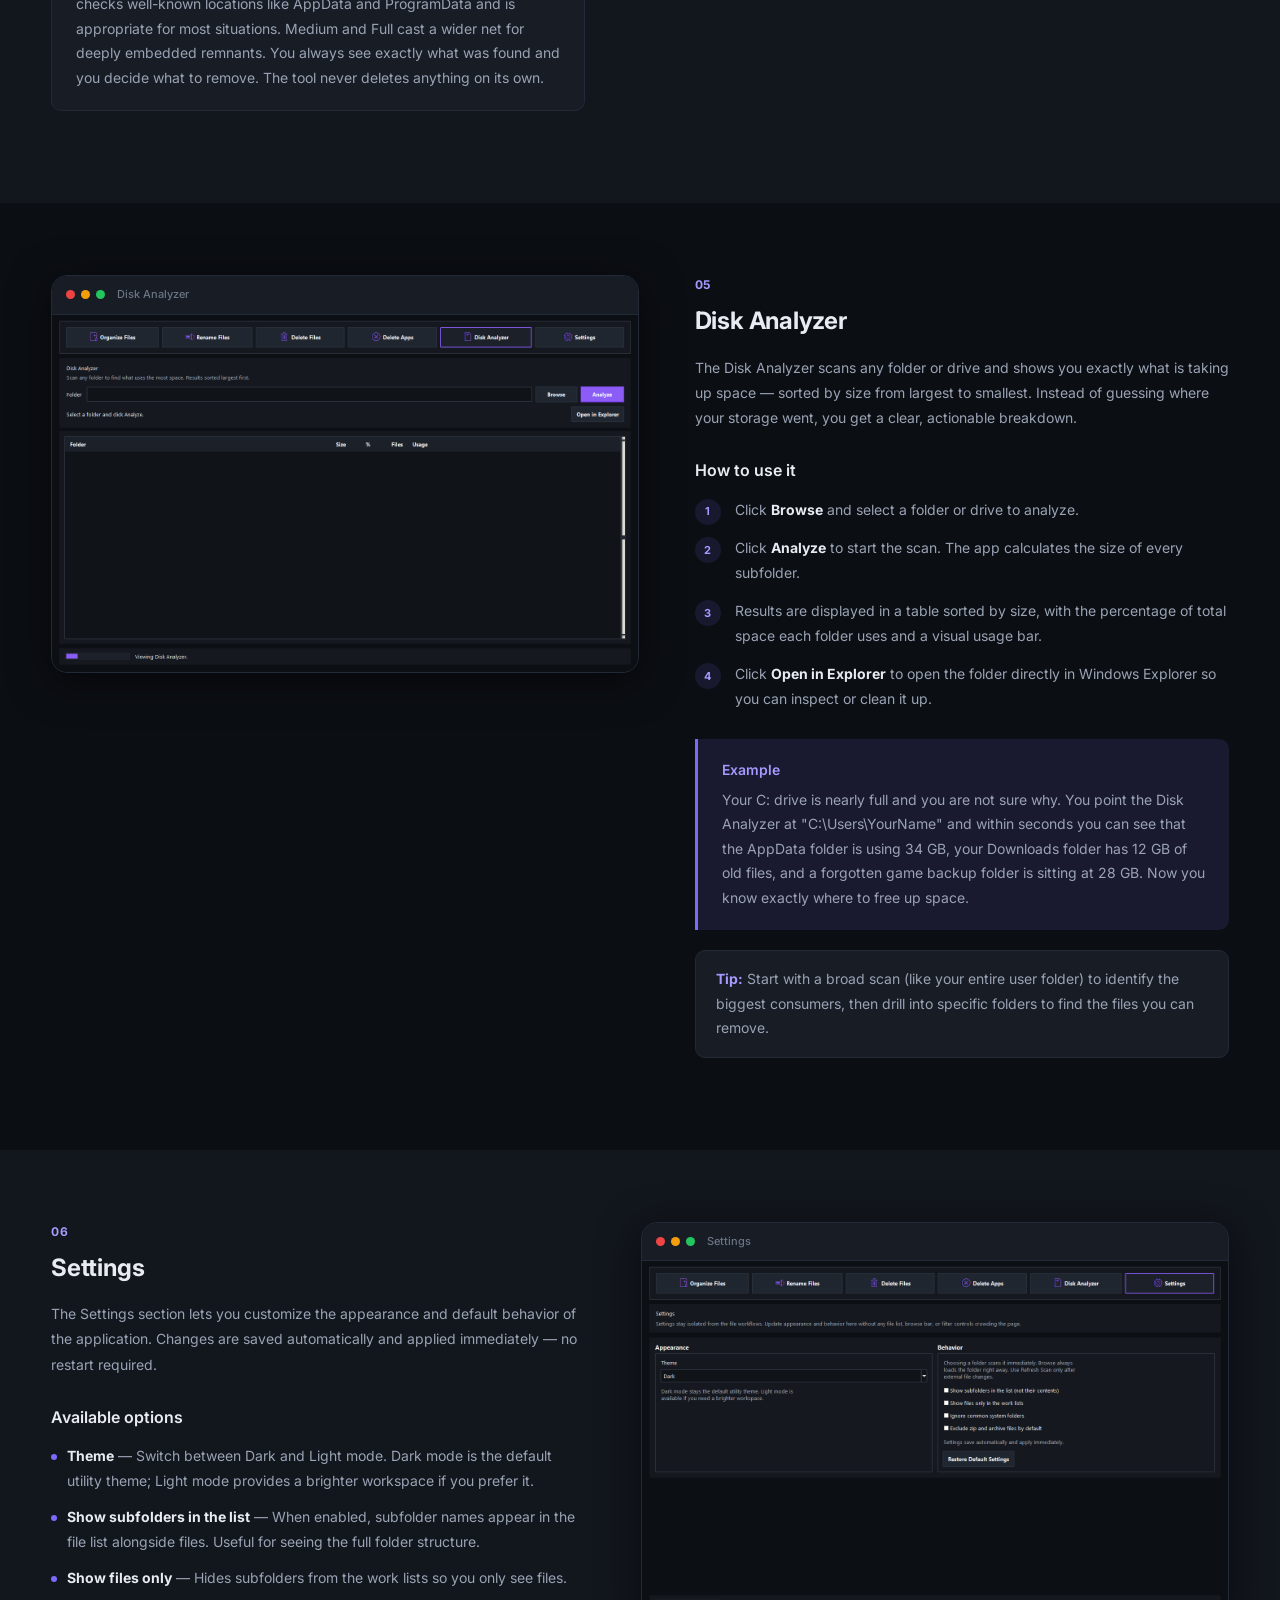
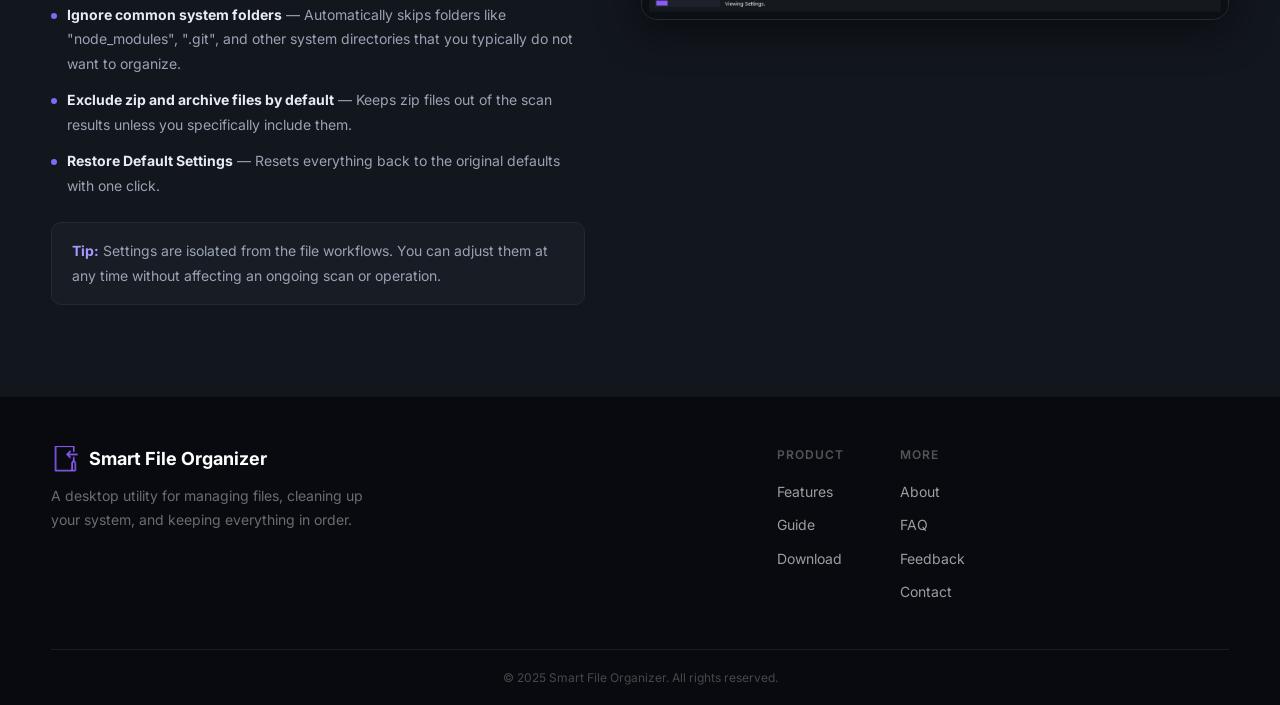
<file: guide.html>
<!DOCTYPE html>
<html lang="en" data-theme="dark">
<head>
  <meta charset="UTF-8">
  <meta name="viewport" content="width=device-width, initial-scale=1.0">
  <title>User Guide — Smart File Organizer</title>
  <meta name="description" content="Learn how to use Smart File Organizer — step-by-step guide for organizing, renaming, deleting files, uninstalling apps, and analyzing disk usage.">
  <link rel="icon" type="image/png" href="assets/app-icon.png">
  <link rel="preconnect" href="https://fonts.googleapis.com">
  <link rel="preconnect" href="https://fonts.gstatic.com" crossorigin>
  <link href="https://fonts.googleapis.com/css2?family=Inter:wght@400;500;600;700;800&display=swap" rel="stylesheet">
  <link rel="stylesheet" href="css/style.css">
</head>
<body>

  <!-- Navigation -->
  <nav class="navbar" id="navbar">
    <div class="container navbar-inner">
      <a href="index.html" class="navbar-brand">
        <img src="assets/app-icon.png" alt="" class="navbar-logo" width="28" height="28">
        <span>Smart File Organizer</span>
      </a>
      <div class="navbar-right">
        <ul class="navbar-links" id="navLinks">
          <li><a href="index.html#features">Features</a></li>
          <li><a href="guide.html" class="nav-active">Guide</a></li>
          <li><a href="index.html#story">About</a></li>
          <li><a href="index.html#faq">FAQ</a></li>
          <li><a href="feedback.html">Feedback</a></li>
        </ul>
        <a href="https://github.com/Mohammed3382/smart-file-organizer/releases/download/v1.0.0/SmartFileOrganizer_Setup_1.0.0.exe" class="btn btn-download-nav" download>
          <svg width="16" height="16" viewBox="0 0 16 16" fill="none"><path d="M8 2v8m0 0L5 7m3 3l3-3M3 12v.5A1.5 1.5 0 004.5 14h7a1.5 1.5 0 001.5-1.5V12" stroke="currentColor" stroke-width="1.5" stroke-linecap="round" stroke-linejoin="round"/></svg>
          <span>Download</span>
        </a>
        <button class="theme-toggle" id="themeToggle" aria-label="Toggle theme">
          <svg class="theme-icon-sun" width="18" height="18" viewBox="0 0 18 18" fill="none"><circle cx="9" cy="9" r="4" stroke="currentColor" stroke-width="1.5"/><path d="M9 1v2M9 15v2M1 9h2M15 9h2M3.3 3.3l1.4 1.4M13.3 13.3l1.4 1.4M3.3 14.7l1.4-1.4M13.3 4.7l1.4-1.4" stroke="currentColor" stroke-width="1.5" stroke-linecap="round"/></svg>
          <svg class="theme-icon-moon" width="18" height="18" viewBox="0 0 24 24" fill="none"><path d="M21 12.79A9 9 0 1111.21 3a7 7 0 009.79 9.79z" stroke="currentColor" stroke-width="2" stroke-linecap="round" stroke-linejoin="round"/></svg>
        </button>
        <button class="navbar-toggle" id="navToggle" aria-label="Toggle navigation">
          <span></span><span></span><span></span>
        </button>
      </div>
    </div>
  </nav>

  <!-- ============================================================
       GUIDE HERO
       ============================================================ -->
  <section class="guide-hero">
    <div class="container">
      <h1>User Guide</h1>
      <p>A clear, step-by-step walkthrough of every tool in Smart File Organizer. Learn how each feature works and how to get the most out of it.</p>
      <nav class="guide-toc">
        <a href="#guide-organize">Organize Files</a>
        <a href="#guide-rename">Rename Files</a>
        <a href="#guide-delete">Delete Files</a>
        <a href="#guide-apps">Delete Apps</a>
        <a href="#guide-disk">Disk Analyzer</a>
        <a href="#guide-settings">Settings</a>
      </nav>
    </div>
  </section>

  <!-- ============================================================
       ORGANIZE FILES
       ============================================================ -->
  <section class="guide-section" id="guide-organize">
    <div class="container">
      <div class="guide-block">
        <div class="guide-screenshot">
          <div class="screenshot-frame">
            <div class="screenshot-bar">
              <div class="screenshot-dots"><span></span><span></span><span></span></div>
              <span class="screenshot-bar-title">Organize Files</span>
            </div>
            <img src="assets/screenshot-organize.png" data-dark="assets/screenshot-organize.png" data-light="assets/screenshot-organize-light.png" alt="Organize Files view" class="screenshot-img themed-img" loading="lazy">
          </div>
        </div>
        <div class="guide-content">
          <div class="guide-label">01</div>
          <h2>Organize Files</h2>
          <p class="guide-desc">
            The Organize section is the core of the application. It scans any folder on your computer, lists every file with its type, size, and location, and helps you sort them into clean, organized groups — all with a full preview before anything moves.
          </p>

          <h3>How to use it</h3>
          <ol class="guide-steps">
            <li>Click <strong>Browse</strong> and select a folder. The app scans it automatically.</li>
            <li>Use the filters to narrow what you see: file type, name search, or excluded extensions and folders.</li>
            <li>Choose a <strong>Grouping rule</strong> from the dropdown: by file type, by extension, by naming pattern, by folder structure, or by date modified.</li>
            <li>Click <strong>Suggested Folders</strong> to preview how the app would organize your files. You can rename any of the suggested groups.</li>
            <li>Click <strong>Review Plan</strong> to see where each file will move, showing the old path and the new path side by side.</li>
            <li>Click <strong>Organize Now</strong> to apply. Folders are created automatically and name collisions are handled safely.</li>
          </ol>

          <div class="guide-example">
            <h4>Example</h4>
            <p>Your Downloads folder has 200 files — PDFs, images, Word documents, installers, and zip files all mixed together. You open it in the app, choose "By file type" grouping, and in one click the app sorts everything into Documents, Images, Videos, and Other folders. Before anything moves, you see the full preview and confirm.</p>
          </div>

          <div class="guide-tip">
            <strong>Tip:</strong> If you make a mistake, use the <strong>Undo</strong> button to restore all files to their original locations from the last operation.
          </div>
        </div>
      </div>
    </div>
  </section>

  <!-- ============================================================
       RENAME FILES
       ============================================================ -->
  <section class="guide-section alt" id="guide-rename">
    <div class="container">
      <div class="guide-block reverse">
        <div class="guide-screenshot">
          <div class="screenshot-frame">
            <div class="screenshot-bar">
              <div class="screenshot-dots"><span></span><span></span><span></span></div>
              <span class="screenshot-bar-title">Rename Files</span>
            </div>
            <img src="assets/screenshot-rename.png" data-dark="assets/screenshot-rename.png" data-light="assets/screenshot-rename-light.png" alt="Rename Files view" class="screenshot-img themed-img" loading="lazy">
          </div>
        </div>
        <div class="guide-content">
          <div class="guide-label">02</div>
          <h2>Rename Files</h2>
          <p class="guide-desc">
            The Rename section lets you fix messy, inconsistent file names across dozens or hundreds of files at once. Instead of renaming files one by one, you select a rename style, configure it, and apply it in bulk — with a full preview of every change before anything is renamed.
          </p>

          <h3>How to use it</h3>
          <ol class="guide-steps">
            <li>Browse to a folder and let the scan complete.</li>
            <li>Check the files you want to rename using the checkboxes.</li>
            <li>Choose a <strong>Rename style</strong> from the dropdown:
              <ul>
                <li><strong>Keep names readable</strong> cleans up underscores, extra spaces, and odd formatting while keeping the original name recognizable.</li>
                <li><strong>Course code first</strong> detects course codes like "CSIT 206" and moves them to the front of the file name.</li>
                <li><strong>Custom prefix</strong> replaces all names with a base name you choose, plus sequential numbering.</li>
              </ul>
            </li>
            <li>Optionally set a <strong>Base name</strong> and <strong>Start number</strong> for custom prefix mode.</li>
            <li>Click <strong>Review Preview</strong> to see every old name next to its new name.</li>
            <li>Click <strong>Apply Rename</strong> to rename the files.</li>
          </ol>

          <div class="guide-example">
            <h4>Example</h4>
            <p>You downloaded 40 lecture slides named things like "Lecture_03__CSIT206_final (1).pptx". You select them all, choose "Course code first" rename style, and the app renames them to clean names like "CSIT 206 — Lecture 03.pptx". You see the full before-and-after preview, confirm, and it is done in seconds.</p>
          </div>
        </div>
      </div>
    </div>
  </section>

  <!-- ============================================================
       DELETE FILES
       ============================================================ -->
  <section class="guide-section" id="guide-delete">
    <div class="container">
      <div class="guide-block">
        <div class="guide-screenshot">
          <div class="screenshot-frame">
            <div class="screenshot-bar">
              <div class="screenshot-dots"><span></span><span></span><span></span></div>
              <span class="screenshot-bar-title">Delete Files</span>
            </div>
            <img src="assets/screenshot-delete-files.png" data-dark="assets/screenshot-delete-files.png" data-light="assets/screenshot-delete-files-light.png" alt="Delete Files view" class="screenshot-img themed-img" loading="lazy">
          </div>
        </div>
        <div class="guide-content">
          <div class="guide-label">03</div>
          <h2>Delete Files</h2>
          <p class="guide-desc">
            The Delete section helps you safely remove files you no longer need. It includes a managed Trash system so deleted files can be restored, and a duplicate detection tool that finds files with identical contents using SHA-256 hashing — regardless of what the files are named.
          </p>

          <h3>How to use it</h3>
          <ol class="guide-steps">
            <li>Browse to a folder and let the scan complete.</li>
            <li>Check the files you want to remove using the checkboxes.</li>
            <li>Choose how to delete: move to the app's <strong>Trash</strong> (recoverable), send to the <strong>Windows Recycle Bin</strong>, or <strong>permanently delete</strong>.</li>
            <li>Confirm your selection. The app never deletes anything without your explicit approval.</li>
            <li>To find duplicates, click <strong>Find Duplicates</strong>. The app scans file contents using hashing to identify exact copies, then groups them for your review.</li>
          </ol>

          <div class="guide-example">
            <h4>Example</h4>
            <p>Over the past year you have downloaded the same PDF attachment from email five times. The files have different names like "report.pdf", "report (1).pdf", and "report_final.pdf" — but the content is identical. The duplicate finder detects all five, groups them, and lets you decide which copies to keep and which to remove.</p>
          </div>

          <div class="guide-tip">
            <strong>Tip:</strong> The app never deletes duplicates automatically. It shows you the groups and you choose what to do with them. Locked or in-use files are skipped gracefully with a warning instead of causing an error.
          </div>
        </div>
      </div>
    </div>
  </section>

  <!-- ============================================================
       DELETE APPS
       ============================================================ -->
  <section class="guide-section alt" id="guide-apps">
    <div class="container">
      <div class="guide-block reverse">
        <div class="guide-screenshot">
          <div class="screenshot-frame">
            <div class="screenshot-bar">
              <div class="screenshot-dots"><span></span><span></span><span></span></div>
              <span class="screenshot-bar-title">Delete Apps</span>
            </div>
            <img src="assets/screenshot-delete-apps.png" data-dark="assets/screenshot-delete-apps.png" data-light="assets/screenshot-delete-apps-light.png" alt="Delete Apps view" class="screenshot-img themed-img" loading="lazy">
          </div>
        </div>
        <div class="guide-content">
          <div class="guide-label">04</div>
          <h2>Delete Apps</h2>
          <p class="guide-desc">
            The Delete Apps section is a more advanced uninstall and cleanup tool. It gives you a full inventory of installed applications and helps you forcibly remove software that does not always uninstall cleanly through the normal Windows process. After removal, it scans for leftover files that the standard uninstaller missed.
          </p>

          <h3>How to use it</h3>
          <ol class="guide-steps">
            <li>The app loads your installed applications automatically when you open this section. Each entry shows the application name, version, publisher, source, and install location.</li>
            <li>Use the search bar to find a specific application by name.</li>
            <li>Select an application from the list to see its details and available actions.</li>
            <li>Click <strong>Uninstall Selected App</strong> to trigger the removal. The app can help force the uninstall process when the standard method fails or gets stuck.</li>
            <li>Use <strong>Check Processes</strong> to see if the application is still running in the background, which can block a clean uninstall.</li>
            <li>After the uninstall finishes, click <strong>Scan Safe Leftovers</strong> to search for remaining files, cache folders, configuration data, or other remnants the uninstaller did not remove.</li>
            <li>Review the results and decide what to clean up.</li>
          </ol>

          <div class="guide-example">
            <h4>Example</h4>
            <p>You try to uninstall a video editing application through the normal Windows "Add or Remove Programs" method, but the uninstaller throws an error or hangs. You open Smart File Organizer, find the application in the list, and force the uninstall. Afterward, the leftover scanner finds 1.8 GB of cache files, project templates, and configuration folders still sitting in AppData and ProgramData. You review them and clean up what you no longer need.</p>
          </div>

          <div class="guide-note">
            <h4>When is this useful?</h4>
            <p>
              In many cases, the standard Windows uninstall process works fine and removes the application without issues. But not always. Some applications resist removal, throw errors during uninstall, leave background processes running that block the cleanup, or simply fail to remove all of their files. Larger applications, creative software, development tools, and trial software are common offenders.
            </p>
            <p>
              This feature helps in those situations by giving you a way to force the uninstall more effectively and then scan for whatever was left behind. The leftover scan has three levels: Safe, Medium, and Full. The Safe level checks well-known locations like AppData and ProgramData and is appropriate for most situations. Medium and Full cast a wider net for deeply embedded remnants. You always see exactly what was found and you decide what to remove. The tool never deletes anything on its own.
            </p>
          </div>
        </div>
      </div>
    </div>
  </section>

  <!-- ============================================================
       DISK ANALYZER
       ============================================================ -->
  <section class="guide-section" id="guide-disk">
    <div class="container">
      <div class="guide-block">
        <div class="guide-screenshot">
          <div class="screenshot-frame">
            <div class="screenshot-bar">
              <div class="screenshot-dots"><span></span><span></span><span></span></div>
              <span class="screenshot-bar-title">Disk Analyzer</span>
            </div>
            <img src="assets/screenshot-disk-analyzer.png" data-dark="assets/screenshot-disk-analyzer.png" data-light="assets/screenshot-disk-analyzer-light.png" alt="Disk Analyzer view" class="screenshot-img themed-img" loading="lazy">
          </div>
        </div>
        <div class="guide-content">
          <div class="guide-label">05</div>
          <h2>Disk Analyzer</h2>
          <p class="guide-desc">
            The Disk Analyzer scans any folder or drive and shows you exactly what is taking up space — sorted by size from largest to smallest. Instead of guessing where your storage went, you get a clear, actionable breakdown.
          </p>

          <h3>How to use it</h3>
          <ol class="guide-steps">
            <li>Click <strong>Browse</strong> and select a folder or drive to analyze.</li>
            <li>Click <strong>Analyze</strong> to start the scan. The app calculates the size of every subfolder.</li>
            <li>Results are displayed in a table sorted by size, with the percentage of total space each folder uses and a visual usage bar.</li>
            <li>Click <strong>Open in Explorer</strong> to open the folder directly in Windows Explorer so you can inspect or clean it up.</li>
          </ol>

          <div class="guide-example">
            <h4>Example</h4>
            <p>Your C: drive is nearly full and you are not sure why. You point the Disk Analyzer at "C:\Users\YourName" and within seconds you can see that the AppData folder is using 34 GB, your Downloads folder has 12 GB of old files, and a forgotten game backup folder is sitting at 28 GB. Now you know exactly where to free up space.</p>
          </div>

          <div class="guide-tip">
            <strong>Tip:</strong> Start with a broad scan (like your entire user folder) to identify the biggest consumers, then drill into specific folders to find the files you can remove.
          </div>
        </div>
      </div>
    </div>
  </section>

  <!-- ============================================================
       SETTINGS
       ============================================================ -->
  <section class="guide-section alt" id="guide-settings">
    <div class="container">
      <div class="guide-block reverse">
        <div class="guide-screenshot">
          <div class="screenshot-frame">
            <div class="screenshot-bar">
              <div class="screenshot-dots"><span></span><span></span><span></span></div>
              <span class="screenshot-bar-title">Settings</span>
            </div>
            <img src="assets/screenshot-settings.png" data-dark="assets/screenshot-settings.png" data-light="assets/screenshot-settings-light.png" alt="Settings view" class="screenshot-img themed-img" loading="lazy">
          </div>
        </div>
        <div class="guide-content">
          <div class="guide-label">06</div>
          <h2>Settings</h2>
          <p class="guide-desc">
            The Settings section lets you customize the appearance and default behavior of the application. Changes are saved automatically and applied immediately — no restart required.
          </p>

          <h3>Available options</h3>
          <ul class="guide-options">
            <li>
              <strong>Theme</strong> — Switch between Dark and Light mode. Dark mode is the default utility theme; Light mode provides a brighter workspace if you prefer it.
            </li>
            <li>
              <strong>Show subfolders in the list</strong> — When enabled, subfolder names appear in the file list alongside files. Useful for seeing the full folder structure.
            </li>
            <li>
              <strong>Show files only</strong> — Hides subfolders from the work lists so you only see files.
            </li>
            <li>
              <strong>Ignore common system folders</strong> — Automatically skips folders like "node_modules", ".git", and other system directories that you typically do not want to organize.
            </li>
            <li>
              <strong>Exclude zip and archive files by default</strong> — Keeps zip files out of the scan results unless you specifically include them.
            </li>
            <li>
              <strong>Restore Default Settings</strong> — Resets everything back to the original defaults with one click.
            </li>
          </ul>

          <div class="guide-tip">
            <strong>Tip:</strong> Settings are isolated from the file workflows. You can adjust them at any time without affecting an ongoing scan or operation.
          </div>
        </div>
      </div>
    </div>
  </section>

  <!-- Footer -->
  <footer class="footer">
    <div class="container">
      <div class="footer-inner">
        <div class="footer-brand">
          <a href="index.html" class="footer-logo">
            <img src="assets/app-icon.png" alt="" class="navbar-logo" width="24" height="24">
            Smart File Organizer
          </a>
          <p>A desktop utility for managing files, cleaning up your system, and keeping everything in order.</p>
        </div>
        <div class="footer-links">
          <div class="footer-col">
            <h4>Product</h4>
            <ul>
              <li><a href="index.html#features">Features</a></li>
              <li><a href="guide.html">Guide</a></li>
              <li><a href="index.html#download">Download</a></li>
            </ul>
          </div>
          <div class="footer-col">
            <h4>More</h4>
            <ul>
              <li><a href="index.html#story">About</a></li>
              <li><a href="index.html#faq">FAQ</a></li>
              <li><a href="feedback.html">Feedback</a></li>
              <li><a href="mailto:mohdbibo22@gmail.com">Contact</a></li>
            </ul>
          </div>
        </div>
      </div>
      <div class="footer-bottom">
        <p>&copy; 2025 Smart File Organizer. All rights reserved.</p>
      </div>
    </div>
  </footer>

  <script src="js/main.js"></script>
</body>
</html>
</file>
<file: css/style.css>
/* ============================================================
   Smart File Organizer — Website Stylesheet
   Dark-mode-first with clean light mode toggle
   ============================================================ */

/* --- Reset --- */
*,
*::before,
*::after {
  margin: 0;
  padding: 0;
  box-sizing: border-box;
}

/* --- Theme Variables --- */
:root {
  --font-family: 'Inter', -apple-system, BlinkMacSystemFont, 'Segoe UI', Roboto, sans-serif;
  --font-xs: 0.75rem;
  --font-sm: 0.875rem;
  --font-base: 1rem;
  --font-lg: 1.125rem;
  --font-xl: 1.25rem;
  --font-2xl: 1.5rem;
  --font-3xl: 2rem;
  --font-4xl: 2.75rem;
  --radius-sm: 6px;
  --radius-md: 10px;
  --radius-lg: 16px;
  --radius-xl: 24px;
  --transition: 0.2s ease;
  --transition-slow: 0.35s ease;
}

/* ---- DARK (default) ---- */
[data-theme="dark"] {
  --bg: #0b0e13;
  --bg-raised: #12161d;
  --bg-card: #171c25;
  --bg-card-hover: #1c2230;
  --border: #232a37;
  --border-light: #1e2431;
  --text: #e8ecf2;
  --text-secondary: #9aa3b4;
  --text-muted: #6b7585;
  --accent: #7c6bfa;
  --accent-hover: #6a56f0;
  --accent-soft: rgba(124, 107, 250, 0.12);
  --accent-text: #a699ff;
  --hero-gradient: linear-gradient(180deg, #0f1219 0%, #0b0e13 100%);
  --card-shadow: none;
  --card-shadow-hover: 0 4px 24px rgba(0, 0, 0, 0.3);
  --frame-shadow: 0 8px 40px rgba(0, 0, 0, 0.5);
  --download-bg: #12161d;
  --download-border: #232a37;
  --nav-bg: rgba(11, 14, 19, 0.88);
  --footer-bg: #080a0f;
}

/* ---- LIGHT ---- */
[data-theme="light"] {
  --bg: #f5f6f9;
  --bg-raised: #ffffff;
  --bg-card: #ffffff;
  --bg-card-hover: #f9f9fc;
  --border: #e0e3ea;
  --border-light: #ebedf2;
  --text: #1a1d2b;
  --text-secondary: #5f6679;
  --text-muted: #9399a8;
  --accent: #6c5ce7;
  --accent-hover: #5a48d5;
  --accent-soft: rgba(108, 92, 231, 0.08);
  --accent-text: #6c5ce7;
  --hero-gradient: linear-gradient(180deg, #eeedf5 0%, #f5f6f9 100%);
  --card-shadow: 0 1px 3px rgba(0, 0, 0, 0.04), 0 4px 16px rgba(0, 0, 0, 0.04);
  --card-shadow-hover: 0 2px 6px rgba(0, 0, 0, 0.06), 0 8px 30px rgba(0, 0, 0, 0.07);
  --frame-shadow: 0 4px 20px rgba(0, 0, 0, 0.08), 0 12px 48px rgba(0, 0, 0, 0.06);
  --download-bg: #1a1d2b;
  --download-border: #2c3040;
  --nav-bg: rgba(245, 246, 249, 0.9);
  --footer-bg: #1a1d2b;
}

/* --- Base --- */
html {
  scroll-behavior: smooth;
}

body {
  font-family: var(--font-family);
  font-size: var(--font-base);
  line-height: 1.6;
  color: var(--text);
  background: var(--bg);
  -webkit-font-smoothing: antialiased;
  -moz-osx-font-smoothing: grayscale;
  transition: background var(--transition-slow), color var(--transition-slow);
}

img { max-width: 100%; display: block; }
a { color: inherit; text-decoration: none; }
button { border: none; background: none; cursor: pointer; font-family: inherit; }
ul { list-style: none; }

.container {
  width: 100%;
  margin: 0 auto;
  padding: 0 clamp(16px, 4vw, 80px);
}

/* --- Section Header --- */
.section-header {
  text-align: center;
  max-width: 48%;
  min-width: 320px;
  margin: 0 auto 56px;
}

.section-header h2 {
  font-size: var(--font-3xl);
  font-weight: 700;
  color: var(--text);
  margin-bottom: 14px;
  letter-spacing: -0.025em;
}

.section-header p {
  font-size: var(--font-lg);
  color: var(--text-secondary);
  line-height: 1.7;
}

/* --- Buttons --- */
.btn {
  display: inline-flex;
  align-items: center;
  gap: 8px;
  font-weight: 600;
  font-size: var(--font-sm);
  padding: 10px 20px;
  border-radius: var(--radius-sm);
  transition: all var(--transition);
  white-space: nowrap;
}

.btn-lg {
  padding: 14px 28px;
  font-size: var(--font-base);
  border-radius: var(--radius-md);
}

.btn-primary {
  background: var(--accent);
  color: #fff;
  box-shadow: 0 2px 10px rgba(124, 107, 250, 0.3);
}

.btn-primary:hover {
  background: var(--accent-hover);
  box-shadow: 0 4px 20px rgba(124, 107, 250, 0.4);
  transform: translateY(-1px);
}

.btn-ghost {
  color: var(--text-secondary);
  border: 1.5px solid var(--border);
  background: transparent;
}

.btn-ghost:hover {
  border-color: var(--accent);
  color: var(--accent-text);
}

/* Navbar download button */
.btn-download-nav {
  display: inline-flex;
  align-items: center;
  gap: 6px;
  padding: 7px 16px;
  font-size: var(--font-sm);
  font-weight: 600;
  background: var(--accent);
  color: #fff;
  border-radius: var(--radius-sm);
  transition: all var(--transition);
  white-space: nowrap;
  text-decoration: none;
  line-height: 1.4;
}

.btn-download-nav:hover {
  background: var(--accent-hover);
  transform: translateY(-1px);
}

/* ============================================================
   NAVBAR
   ============================================================ */
.navbar {
  position: fixed;
  top: 0;
  left: 0;
  right: 0;
  z-index: 1000;
  background: var(--nav-bg);
  backdrop-filter: blur(14px);
  -webkit-backdrop-filter: blur(14px);
  border-bottom: 1px solid transparent;
  transition: border-color 0.3s ease, background 0.3s ease;
}

.navbar.scrolled {
  border-bottom-color: var(--border);
}

.navbar-inner {
  display: flex;
  align-items: center;
  justify-content: space-between;
  height: 60px;
}

.navbar-brand {
  display: flex;
  align-items: center;
  gap: 10px;
  font-weight: 700;
  font-size: var(--font-lg);
  color: var(--text);
}

.navbar-icon {
  width: 26px;
  height: 26px;
  color: var(--accent);
}

.navbar-logo {
  width: 28px;
  height: 28px;
  object-fit: contain;
}

.navbar-links a.nav-active {
  color: var(--text);
}

.navbar-right {
  display: flex;
  align-items: center;
  gap: 16px;
}

.navbar-links {
  display: flex;
  align-items: center;
  gap: 28px;
}

.navbar-links a {
  font-size: var(--font-sm);
  font-weight: 500;
  color: var(--text-secondary);
  transition: color var(--transition);
}

.navbar-links a:hover {
  color: var(--text);
}

/* Theme Toggle */
.theme-toggle {
  width: 36px;
  height: 36px;
  display: flex;
  align-items: center;
  justify-content: center;
  border-radius: 50%;
  color: var(--text-secondary);
  transition: all var(--transition);
  background: var(--accent-soft);
}

.theme-toggle:hover {
  color: var(--accent-text);
  background: var(--accent-soft);
}

[data-theme="dark"] .theme-icon-moon { display: none; }
[data-theme="light"] .theme-icon-sun { display: none; }

/* Mobile nav */
.navbar-toggle {
  display: none;
  flex-direction: column;
  gap: 5px;
  padding: 4px;
}

.navbar-toggle span {
  display: block;
  width: 20px;
  height: 2px;
  background: var(--text);
  border-radius: 2px;
  transition: all 0.3s ease;
}

/* ============================================================
   HERO
   ============================================================ */
.hero {
  padding: 130px 0 80px;
  background: var(--hero-gradient);
  overflow: hidden;
}

.hero .container {
  display: grid;
  grid-template-columns: 1fr 1.2fr;
  gap: 56px;
  align-items: center;
}

.hero-badge {
  display: inline-block;
  padding: 5px 14px;
  background: var(--accent-soft);
  color: var(--accent-text);
  font-size: var(--font-xs);
  font-weight: 600;
  border-radius: 50px;
  text-transform: uppercase;
  letter-spacing: 0.06em;
  margin-bottom: 18px;
}

.hero-title {
  font-size: var(--font-4xl);
  font-weight: 800;
  line-height: 1.12;
  color: var(--text);
  letter-spacing: -0.03em;
  margin-bottom: 18px;
}

.hero-accent {
  color: var(--accent);
}

.hero-subtitle {
  font-size: var(--font-lg);
  color: var(--text-secondary);
  line-height: 1.7;
  margin-bottom: 28px;
  max-width: 480px;
}

.hero-actions {
  display: flex;
  gap: 12px;
  margin-bottom: 16px;
  flex-wrap: wrap;
}

.hero-note {
  font-size: var(--font-sm);
  color: var(--text-muted);
}

/* Hero Screenshot */
.hero-screenshot-frame {
  border-radius: var(--radius-lg);
  overflow: hidden;
  box-shadow: var(--frame-shadow);
  border: 1px solid var(--border);
  transition: box-shadow var(--transition-slow), border-color var(--transition-slow);
}

.screenshot-bar {
  display: flex;
  align-items: center;
  gap: 12px;
  padding: 10px 14px;
  background: var(--bg-card);
  border-bottom: 1px solid var(--border);
  transition: background var(--transition-slow);
}

.screenshot-dots {
  display: flex;
  gap: 6px;
}

.screenshot-dots span {
  width: 9px;
  height: 9px;
  border-radius: 50%;
}

.screenshot-dots span:nth-child(1) { background: #ef4444; }
.screenshot-dots span:nth-child(2) { background: #f59e0b; }
.screenshot-dots span:nth-child(3) { background: #22c55e; }

.screenshot-bar-title {
  font-size: 11px;
  color: var(--text-muted);
  font-weight: 500;
}

.hero-screenshot,
.screenshot-img {
  width: 100%;
  display: block;
}

/* ============================================================
   FEATURES
   ============================================================ */
.features {
  padding: 88px 0;
}

.features-grid {
  display: grid;
  grid-template-columns: repeat(3, 1fr);
  gap: 20px;
}

.feature-card {
  padding: 28px 24px;
  background: var(--bg-card);
  border: 1px solid var(--border);
  border-radius: var(--radius-lg);
  box-shadow: var(--card-shadow);
  transition: all 0.3s ease;
}

.feature-card:hover {
  border-color: var(--accent);
  box-shadow: var(--card-shadow-hover);
  transform: translateY(-2px);
}

.feature-icon {
  width: 44px;
  height: 44px;
  display: flex;
  align-items: center;
  justify-content: center;
  background: var(--accent-soft);
  color: var(--accent-text);
  border-radius: var(--radius-md);
  margin-bottom: 16px;
}

.feature-card h3 {
  font-size: var(--font-base);
  font-weight: 600;
  color: var(--text);
  margin-bottom: 8px;
}

.feature-card p {
  font-size: var(--font-sm);
  color: var(--text-secondary);
  line-height: 1.65;
}

/* ============================================================
   SHOWCASE
   ============================================================ */
.showcase {
  padding: 88px 0;
  background: var(--bg-raised);
  transition: background var(--transition-slow);
}

.showcase-block {
  display: grid;
  grid-template-columns: 1.25fr 1fr;
  gap: 56px;
  align-items: center;
  margin-bottom: 80px;
}

.showcase-block:last-child {
  margin-bottom: 0;
}

.showcase-block.reverse {
  grid-template-columns: 1fr 1.25fr;
}

.showcase-block.reverse .showcase-screenshot {
  order: 2;
}

.showcase-block.reverse .showcase-text {
  order: 1;
}

.screenshot-frame {
  border-radius: var(--radius-lg);
  overflow: hidden;
  box-shadow: var(--frame-shadow);
  border: 1px solid var(--border);
  transition: box-shadow var(--transition-slow), border-color var(--transition-slow);
}

.showcase-label {
  font-size: var(--font-xs);
  font-weight: 600;
  text-transform: uppercase;
  letter-spacing: 0.08em;
  color: var(--accent-text);
  margin-bottom: 10px;
}

.showcase-text h3 {
  font-size: var(--font-2xl);
  font-weight: 700;
  color: var(--text);
  margin-bottom: 14px;
  letter-spacing: -0.01em;
}

.showcase-text p {
  font-size: var(--font-sm);
  color: var(--text-secondary);
  line-height: 1.75;
  margin-bottom: 20px;
}

.showcase-list {
  display: flex;
  flex-direction: column;
  gap: 8px;
}

.showcase-list li {
  display: flex;
  align-items: flex-start;
  gap: 10px;
  font-size: var(--font-sm);
  color: var(--text-secondary);
  line-height: 1.5;
}

.showcase-list li::before {
  content: '';
  flex-shrink: 0;
  width: 18px;
  height: 18px;
  margin-top: 1px;
  border-radius: 50%;
  background: var(--accent-soft);
  background-image: url("data:image/svg+xml,%3Csvg width='10' height='10' viewBox='0 0 10 10' fill='none' xmlns='http://www.w3.org/2000/svg'%3E%3Cpath d='M2 5l2.5 2.5L8 3' stroke='%237c6bfa' stroke-width='1.5' stroke-linecap='round' stroke-linejoin='round'/%3E%3C/svg%3E");
  background-repeat: no-repeat;
  background-position: center;
}

/* ============================================================
   STORY (Why I Built This)
   ============================================================ */
.story {
  padding: 88px 0;
}

.story-header h2 {
  font-size: var(--font-3xl);
  font-weight: 700;
  color: var(--text);
  margin-bottom: 32px;
  letter-spacing: -0.025em;
}

.story-body {
  display: grid;
  grid-template-columns: 1.3fr 1fr;
  gap: 56px;
  align-items: start;
}

.story-text p {
  font-size: var(--font-sm);
  color: var(--text-secondary);
  line-height: 1.85;
  margin-bottom: 18px;
}

.story-text p:last-child {
  margin-bottom: 0;
}

.story-values {
  display: flex;
  flex-direction: column;
  gap: 16px;
  position: sticky;
  top: 100px;
}

.story-value-card {
  padding: 22px 24px;
  background: var(--bg-card);
  border: 1px solid var(--border);
  border-radius: var(--radius-md);
  box-shadow: var(--card-shadow);
  transition: all 0.3s ease;
}

.story-value-card:hover {
  border-color: var(--accent);
  box-shadow: var(--card-shadow-hover);
}

.story-value-num {
  font-size: var(--font-xs);
  font-weight: 700;
  color: var(--accent-text);
  margin-bottom: 6px;
  display: block;
}

.story-value-card h4 {
  font-size: var(--font-base);
  font-weight: 600;
  color: var(--text);
  margin-bottom: 6px;
}

.story-value-card p {
  font-size: var(--font-sm);
  color: var(--text-secondary);
  line-height: 1.6;
}

/* ============================================================
   DOWNLOAD
   ============================================================ */
.download {
  padding: 88px 0;
  background: var(--bg-raised);
  transition: background var(--transition-slow);
}

.download-box {
  padding: 52px;
  background: var(--download-bg);
  border: 1px solid var(--download-border);
  border-radius: var(--radius-xl);
  text-align: center;
  position: relative;
  overflow: hidden;
}

.download-box::before {
  content: '';
  position: absolute;
  top: -60%;
  left: 50%;
  transform: translateX(-50%);
  width: 600px;
  height: 600px;
  background: radial-gradient(circle, rgba(124, 107, 250, 0.1) 0%, transparent 65%);
  pointer-events: none;
}

.download-content {
  position: relative;
  z-index: 1;
}

.download-content h2 {
  font-size: var(--font-3xl);
  font-weight: 700;
  color: #fff;
  margin-bottom: 12px;
  letter-spacing: -0.02em;
}

[data-theme="light"] .download-content h2 {
  color: #fff;
}

.download-content p {
  font-size: var(--font-base);
  color: rgba(255, 255, 255, 0.6);
  line-height: 1.7;
  margin-bottom: 28px;
  max-width: 480px;
  margin-left: auto;
  margin-right: auto;
}

.download-actions {
  margin-bottom: 20px;
}

.download-btn {
  background: #fff;
  color: #1a1d2b;
  box-shadow: 0 2px 12px rgba(0, 0, 0, 0.2);
}

.download-btn:hover {
  background: #f0f0ff;
  transform: translateY(-1px);
  box-shadow: 0 4px 20px rgba(0, 0, 0, 0.25);
}

.download-meta {
  display: flex;
  gap: 24px;
  justify-content: center;
  flex-wrap: wrap;
}

.download-meta span {
  display: flex;
  align-items: center;
  gap: 6px;
  font-size: var(--font-xs);
  color: rgba(255, 255, 255, 0.4);
}

/* ============================================================
   FAQ
   ============================================================ */
.faq {
  padding: 88px 0;
}

.faq-list {
  max-width: 680px;
  margin: 0 auto;
}

.faq-item {
  border-bottom: 1px solid var(--border);
}

.faq-item:first-child {
  border-top: 1px solid var(--border);
}

.faq-question {
  width: 100%;
  display: flex;
  align-items: center;
  justify-content: space-between;
  padding: 18px 0;
  font-size: var(--font-sm);
  font-weight: 600;
  color: var(--text);
  text-align: left;
  transition: color var(--transition);
}

.faq-question:hover {
  color: var(--accent-text);
}

.faq-chevron {
  flex-shrink: 0;
  transition: transform 0.3s ease;
  color: var(--text-muted);
}

.faq-item.open .faq-chevron {
  transform: rotate(180deg);
}

.faq-answer {
  display: grid;
  grid-template-rows: 0fr;
  transition: grid-template-rows 0.35s ease, padding 0.35s ease;
  overflow: hidden;
  padding-bottom: 0;
}

.faq-answer > * {
  overflow: hidden;
  min-height: 0;
}

.faq-item.open .faq-answer {
  grid-template-rows: 1fr;
  padding-bottom: 18px;
}

.faq-answer p {
  font-size: var(--font-sm);
  color: var(--text-secondary);
  line-height: 1.75;
}

/* ============================================================
   FOOTER
   ============================================================ */
.footer {
  background: var(--footer-bg);
  padding: 48px 0 0;
  color: rgba(255, 255, 255, 0.6);
  transition: background var(--transition-slow);
}

.footer-inner {
  display: grid;
  grid-template-columns: 1.5fr 1fr;
  gap: 48px;
  padding-bottom: 36px;
}

.footer-logo {
  display: flex;
  align-items: center;
  gap: 10px;
  font-weight: 700;
  font-size: var(--font-lg);
  color: #fff;
  margin-bottom: 10px;
}

.footer-logo .navbar-icon {
  color: var(--accent);
}

.footer-brand p {
  font-size: var(--font-sm);
  line-height: 1.7;
  max-width: 340px;
  color: rgba(255, 255, 255, 0.4);
}

.footer-links {
  display: flex;
  gap: 56px;
}

.footer-col h4 {
  font-size: var(--font-xs);
  font-weight: 600;
  text-transform: uppercase;
  letter-spacing: 0.08em;
  color: rgba(255, 255, 255, 0.3);
  margin-bottom: 14px;
}

.footer-col li { margin-bottom: 8px; }

.footer-col a {
  font-size: var(--font-sm);
  color: rgba(255, 255, 255, 0.6);
  transition: color var(--transition);
}

.footer-col a:hover { color: #fff; }

.footer-bottom {
  border-top: 1px solid rgba(255, 255, 255, 0.08);
  padding: 18px 0;
  text-align: center;
}

.footer-bottom p {
  font-size: var(--font-xs);
  color: rgba(255, 255, 255, 0.25);
}

/* ============================================================
   GUIDE PAGE
   ============================================================ */
.guide-hero {
  padding: 120px 0 48px;
  text-align: center;
}

.guide-hero h1 {
  font-size: var(--font-3xl);
  font-weight: 800;
  color: var(--text);
  margin-bottom: 14px;
  letter-spacing: -0.03em;
}

.guide-hero > .container > p {
  font-size: var(--font-lg);
  color: var(--text-secondary);
  line-height: 1.7;
  max-width: 580px;
  margin: 0 auto 32px;
}

.guide-toc {
  display: flex;
  flex-wrap: wrap;
  justify-content: center;
  gap: 10px;
}

.guide-toc a {
  display: inline-block;
  padding: 7px 18px;
  font-size: var(--font-sm);
  font-weight: 500;
  color: var(--text-secondary);
  border: 1px solid var(--border);
  border-radius: 50px;
  transition: all var(--transition);
}

.guide-toc a:hover {
  border-color: var(--accent);
  color: var(--accent-text);
  background: var(--accent-soft);
}

/* Guide Sections */
.guide-section {
  padding: 72px 0;
}

.guide-section.alt {
  background: var(--bg-raised);
  transition: background var(--transition-slow);
}

.guide-block {
  display: grid;
  grid-template-columns: 1.1fr 1fr;
  gap: 56px;
  align-items: start;
}

.guide-block.reverse {
  grid-template-columns: 1fr 1.1fr;
}

.guide-block.reverse .guide-screenshot {
  order: 2;
}

.guide-block.reverse .guide-content {
  order: 1;
}

.guide-screenshot {
  position: sticky;
  top: 80px;
  min-width: 0;
}

.guide-content {
  min-width: 0;
  overflow: hidden;
}

.guide-label {
  font-size: var(--font-xs);
  font-weight: 700;
  color: var(--accent-text);
  letter-spacing: 0.06em;
  margin-bottom: 8px;
}

.guide-content h2 {
  font-size: var(--font-2xl);
  font-weight: 700;
  color: var(--text);
  margin-bottom: 14px;
  letter-spacing: -0.01em;
}

.guide-desc {
  font-size: var(--font-sm);
  color: var(--text-secondary);
  line-height: 1.8;
  margin-bottom: 28px;
  text-align: left;
  word-spacing: normal;
}

.guide-content h3 {
  font-size: var(--font-base);
  font-weight: 600;
  color: var(--text);
  margin-bottom: 14px;
}

.guide-steps {
  list-style: none;
  counter-reset: guide-step;
  margin: 0 0 28px 0;
  padding: 0;
}

.guide-steps > li {
  counter-increment: guide-step;
  position: relative;
  padding-left: 40px;
  padding-bottom: 14px;
  font-size: var(--font-sm);
  color: var(--text-secondary);
  line-height: 1.75;
}

.guide-steps > li:last-child {
  padding-bottom: 0;
}

.guide-steps > li::before {
  content: counter(guide-step);
  position: absolute;
  left: 0;
  top: 1px;
  width: 26px;
  height: 26px;
  display: flex;
  align-items: center;
  justify-content: center;
  background: var(--accent-soft);
  color: var(--accent-text);
  font-size: 11px;
  font-weight: 700;
  border-radius: 50%;
}

.guide-steps > li strong {
  color: var(--text);
}

.guide-steps > li > ul {
  margin-top: 10px;
  padding: 0;
  list-style: none;
}

.guide-steps > li > ul > li {
  position: relative;
  padding-left: 16px;
  padding-bottom: 6px;
  font-size: var(--font-sm);
  color: var(--text-secondary);
  line-height: 1.75;
}

.guide-steps > li > ul > li:last-child {
  padding-bottom: 0;
}

.guide-steps > li > ul > li::before {
  content: '';
  position: absolute;
  left: 0;
  top: 10px;
  width: 5px;
  height: 5px;
  border-radius: 50%;
  background: var(--accent);
}

.guide-steps > li > ul > li strong {
  color: var(--text);
}

.guide-example {
  padding: 20px 24px;
  background: var(--accent-soft);
  border-left: 3px solid var(--accent);
  border-radius: 0 var(--radius-md) var(--radius-md) 0;
  margin-bottom: 20px;
  overflow: hidden;
}

.guide-example h4 {
  font-size: var(--font-sm);
  font-weight: 600;
  color: var(--accent-text);
  margin: 0 0 6px 0;
}

.guide-example p {
  font-size: var(--font-sm);
  color: var(--text-secondary);
  line-height: 1.75;
  margin: 0;
  word-break: break-word;
  overflow-wrap: break-word;
}

.guide-tip {
  padding: 16px 20px;
  background: var(--bg-card);
  border: 1px solid var(--border);
  border-radius: var(--radius-md);
  font-size: var(--font-sm);
  color: var(--text-secondary);
  line-height: 1.75;
  box-shadow: var(--card-shadow);
  margin-bottom: 20px;
  word-break: break-word;
  overflow-wrap: break-word;
}

.guide-tip strong {
  color: var(--accent-text);
}

.guide-note {
  padding: 20px 24px;
  background: var(--bg-card);
  border: 1px solid var(--border);
  border-radius: var(--radius-md);
  box-shadow: var(--card-shadow);
  margin-bottom: 20px;
  overflow: hidden;
}

.guide-note h4 {
  font-size: var(--font-sm);
  font-weight: 600;
  color: var(--text);
  margin: 0 0 10px 0;
}

.guide-note p {
  font-size: var(--font-sm);
  color: var(--text-secondary);
  line-height: 1.75;
  margin: 0 0 12px 0;
  word-break: break-word;
  overflow-wrap: break-word;
}

.guide-note p:last-child {
  margin-bottom: 0;
}

.guide-options {
  list-style: none;
  margin: 0 0 24px 0;
  padding: 0;
}

.guide-options > li {
  position: relative;
  padding-left: 16px;
  padding-bottom: 12px;
  font-size: var(--font-sm);
  color: var(--text-secondary);
  line-height: 1.75;
}

.guide-options > li:last-child {
  padding-bottom: 0;
}

.guide-options > li::before {
  content: '';
  position: absolute;
  left: 0;
  top: 10px;
  width: 6px;
  height: 6px;
  border-radius: 50%;
  background: var(--accent);
}

.guide-options > li strong {
  color: var(--text);
}

/* Guide responsive */
@media (max-width: 900px) {
  .guide-block,
  .guide-block.reverse {
    grid-template-columns: 1fr;
    gap: 32px;
  }

  .guide-block.reverse .guide-screenshot { order: 0; }
  .guide-block.reverse .guide-content { order: 0; }

  .guide-screenshot { position: static; }
}

@media (max-width: 640px) {
  .guide-hero { padding: 100px 0 36px; }
  .guide-hero h1 { font-size: var(--font-2xl); }
  .guide-section { padding: 48px 0; }
  .guide-toc { gap: 8px; }
  .guide-toc a { padding: 6px 14px; font-size: var(--font-xs); }
}

/* ============================================================
   FEEDBACK PAGE
   ============================================================ */
.feedback-page {
  padding: 120px 0 80px;
  min-height: calc(100vh - 200px);
}

.feedback-layout {
  display: grid;
  grid-template-columns: 1fr 1.2fr;
  gap: 56px;
  align-items: start;
}

.feedback-intro h1 {
  font-size: var(--font-3xl);
  font-weight: 700;
  color: var(--text);
  margin-bottom: 14px;
  letter-spacing: -0.025em;
}

.feedback-intro > p {
  font-size: var(--font-base);
  color: var(--text-secondary);
  line-height: 1.7;
  margin-bottom: 32px;
}

.feedback-channels {
  display: flex;
  flex-direction: column;
  gap: 14px;
  margin-bottom: 28px;
}

.feedback-channel {
  display: flex;
  align-items: flex-start;
  gap: 14px;
  padding: 16px 18px;
  background: var(--bg-card);
  border: 1px solid var(--border);
  border-radius: var(--radius-md);
  box-shadow: var(--card-shadow);
}

.feedback-channel svg {
  flex-shrink: 0;
  color: var(--accent-text);
  margin-top: 2px;
}

.feedback-channel strong {
  display: block;
  font-size: var(--font-sm);
  font-weight: 600;
  color: var(--text);
  margin-bottom: 2px;
}

.feedback-channel span {
  font-size: var(--font-xs);
  color: var(--text-muted);
}

.feedback-alt {
  font-size: var(--font-sm);
  color: var(--text-muted);
}

.feedback-alt a {
  color: var(--accent-text);
  text-decoration: underline;
  text-underline-offset: 2px;
}

.feedback-alt a:hover {
  color: var(--accent);
}

/* Form */
.feedback-form-wrapper {
  background: var(--bg-card);
  border: 1px solid var(--border);
  border-radius: var(--radius-lg);
  padding: 32px;
  box-shadow: var(--card-shadow);
}

.form-group {
  margin-bottom: 20px;
}

.form-group label {
  display: block;
  font-size: var(--font-sm);
  font-weight: 600;
  color: var(--text);
  margin-bottom: 6px;
}

.form-optional {
  font-weight: 400;
  color: var(--text-muted);
}

.form-group input,
.form-group select,
.form-group textarea {
  width: 100%;
  padding: 10px 14px;
  font-size: var(--font-sm);
  font-family: var(--font-family);
  color: var(--text);
  background: var(--bg);
  border: 1px solid var(--border);
  border-radius: var(--radius-sm);
  transition: border-color var(--transition), box-shadow var(--transition);
  outline: none;
}

.form-group input:focus,
.form-group select:focus,
.form-group textarea:focus {
  border-color: var(--accent);
  box-shadow: 0 0 0 3px var(--accent-soft);
}

.form-group textarea {
  resize: vertical;
  min-height: 120px;
}

.form-group select {
  cursor: pointer;
  appearance: none;
  background-image: url("data:image/svg+xml,%3Csvg width='12' height='12' viewBox='0 0 12 12' fill='none' xmlns='http://www.w3.org/2000/svg'%3E%3Cpath d='M3 5l3 3 3-3' stroke='%239399a8' stroke-width='1.5' stroke-linecap='round' stroke-linejoin='round'/%3E%3C/svg%3E");
  background-repeat: no-repeat;
  background-position: right 12px center;
  padding-right: 36px;
}

.feedback-submit {
  width: 100%;
  justify-content: center;
}

/* Success state */
.feedback-success {
  text-align: center;
  padding: 40px 20px;
  color: var(--accent-text);
}

.feedback-success svg {
  margin: 0 auto 16px;
}

.feedback-success h3 {
  font-size: var(--font-xl);
  font-weight: 600;
  color: var(--text);
  margin-bottom: 8px;
}

.feedback-success p {
  font-size: var(--font-sm);
  color: var(--text-secondary);
  margin-bottom: 20px;
}

/* ============================================================
   ANIMATIONS
   ============================================================ */
@keyframes spin {
  to { transform: rotate(360deg); }
}

.spin {
  animation: spin 0.8s linear infinite;
}

.fade-in {
  opacity: 0;
  transform: translateY(16px);
  transition: opacity 0.5s ease, transform 0.5s ease;
}

.fade-in.visible {
  opacity: 1;
  transform: translateY(0);
}

/* Staggered delay for cards */
.feature-card:nth-child(1) { transition-delay: 0s; }
.feature-card:nth-child(2) { transition-delay: 0.06s; }
.feature-card:nth-child(3) { transition-delay: 0.12s; }
.feature-card:nth-child(4) { transition-delay: 0.18s; }
.feature-card:nth-child(5) { transition-delay: 0.24s; }
.feature-card:nth-child(6) { transition-delay: 0.30s; }

/* ============================================================
   RESPONSIVE
   ============================================================ */

/* -- Tablet landscape / half-screen desktop (below 900px) -- */
@media (max-width: 900px) {
  .hero .container {
    grid-template-columns: 1fr;
    gap: 40px;
  }

  .hero-title { font-size: var(--font-3xl); }
  .hero-visual { max-width: 680px; }

  .features-grid {
    grid-template-columns: repeat(2, 1fr);
  }

  .showcase-block,
  .showcase-block.reverse {
    grid-template-columns: 1fr;
    gap: 32px;
  }

  .showcase-block.reverse .showcase-screenshot { order: 0; }
  .showcase-block.reverse .showcase-text { order: 0; }

  .story-body {
    grid-template-columns: 1fr;
    gap: 40px;
  }

  .story-values { position: static; }

  .footer-inner { grid-template-columns: 1fr; gap: 28px; }

  .feedback-layout {
    grid-template-columns: 1fr;
    gap: 40px;
  }
}

/* -- Tablet portrait / small laptop (below 768px) -- */
@media (max-width: 768px) {
  .navbar-links { gap: 16px; }

  .btn-download-nav span { display: none; }
  .btn-download-nav { padding: 7px 10px; }

  .hero-title { font-size: var(--font-2xl); }
  .hero-subtitle { font-size: var(--font-base); max-width: 100%; }

  .section-header h2 { font-size: var(--font-2xl); }

  .features-grid { grid-template-columns: 1fr; }

  .showcase-text h3 { font-size: var(--font-xl); }
  .story-header h2 { font-size: var(--font-2xl); }

  .download-box { padding: 40px 28px; }
}

/* -- Mobile (below 640px) -- */
@media (max-width: 640px) {
  .container { padding: 0 16px; }

  .navbar-links {
    display: none;
    position: absolute;
    top: 60px;
    left: 0;
    right: 0;
    background: var(--bg);
    border-bottom: 1px solid var(--border);
    flex-direction: column;
    padding: 14px 20px;
    gap: 14px;
    box-shadow: 0 8px 24px rgba(0, 0, 0, 0.15);
  }

  .navbar-links.open { display: flex; }

  .navbar-toggle { display: flex; }

  .navbar-toggle.active span:first-child {
    transform: rotate(45deg) translate(5px, 5px);
  }
  .navbar-toggle.active span:nth-child(2) { opacity: 0; }
  .navbar-toggle.active span:last-child {
    transform: rotate(-45deg) translate(5px, -5px);
  }

  .hero { padding: 100px 0 48px; }
  .hero-title { font-size: var(--font-2xl); }
  .hero-actions { flex-direction: column; }
  .hero-actions .btn {
    justify-content: center;
    width: 100%;
  }

  .features, .showcase, .story, .download, .faq { padding: 64px 0; }

  .showcase-block { margin-bottom: 56px; }

  .download-box { padding: 28px 18px; }
  .download-content h2 { font-size: var(--font-2xl); }
  .download-btn {
    width: 100%;
    justify-content: center;
  }

  .footer-links { gap: 32px; }

  .feedback-page { padding: 100px 0 56px; }
  .feedback-form-wrapper { padding: 20px; }
  .feedback-intro h1 { font-size: var(--font-2xl); }
}
</file>
